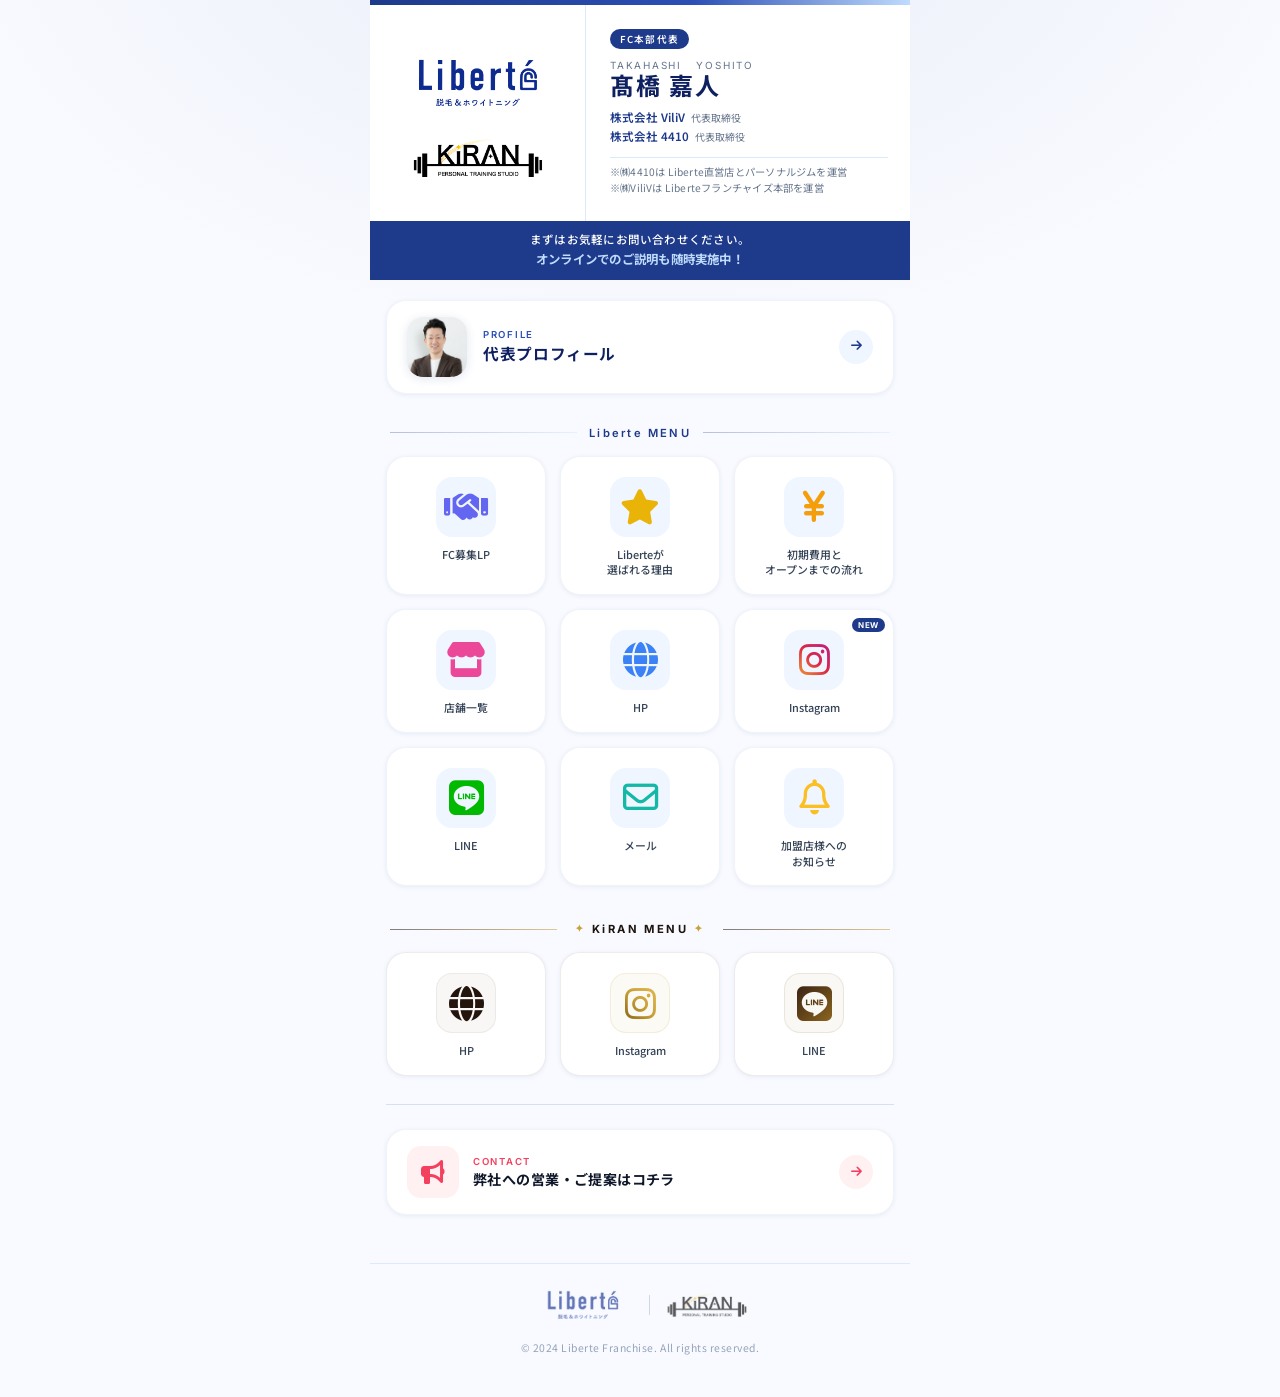
<file: index.html>
<!DOCTYPE html>
<html lang="ja">
<head>
  <meta charset="UTF-8" />
  <meta name="viewport" content="width=device-width, initial-scale=1.0" />
  <meta name="description" content="Liberte フランチャイズ FC本部代表 髙橋嘉人 プロフィールサイト。セルフ脱毛・セルフホワイトニングのフランチャイズ本部。" />
  <title>Liberte FC | 髙橋嘉人 代表プロフィール</title>
  <!-- FontAwesome for icons -->
  <link rel="stylesheet" href="https://cdnjs.cloudflare.com/ajax/libs/font-awesome/6.4.0/css/all.min.css" />
  <link rel="stylesheet" href="style.css" />
</head>
<body>

  <!-- ===== HERO SECTION ===== -->
  <header class="hero" id="hero">

    <!-- Profile card: photo + info -->
    <div class="hero-profile" id="hero-profile">

      <!-- Logo (replacing photo position) -->
      <div class="hero-photo-wrap hero-logo-wrap" id="photo-wrap">
        <div class="hero-logo-item">
          <img src="images/logo.png" alt="Liberte ロゴ" class="hero-logo-liberte" />
        </div>
        <div class="hero-logo-item">
          <img src="images/kiran-logo.png" alt="KiRAN ロゴ" class="hero-logo-kiran" />
        </div>
      </div>

      <!-- Info panel -->
      <div class="hero-info" id="hero-info">
        <span class="hero-title-badge">FC本部代表</span>

        <div>
          <p class="hero-name-en">Takahashi &nbsp; Yoshito</p>
          <h1 class="hero-name-ja">髙橋 嘉人</h1>
        </div>

        <div class="hero-companies">
          <div class="hero-company-item">
            <span class="company-name">株式会社 ViliV</span>
            <span class="company-role">代表取締役</span>
          </div>
          <div class="hero-company-item">
            <span class="company-name">株式会社 4410</span>
            <span class="company-role">代表取締役</span>
          </div>
        </div>

        <p class="hero-company-note">
          ※㈱4410は Liberte直営店とパーソナルジムを運営<br>
          ※㈱ViliVは Liberteフランチャイズ本部を運営
        </p>
      </div>

    </div><!-- /.hero-profile -->

    <!-- CTA Banner -->
    <div class="hero-cta-banner" id="cta-banner">
      まずはお気軽にお問い合わせください。
      <strong>オンラインでのご説明も随時実施中！</strong>
    </div>

  </header>

  <!-- ===== PROFILE BANNER (Above Menu) ===== -->
  <div class="profile-banner-wrap">
    <a href="profile.html" class="menu-card profile-banner-card" id="card-profile" aria-label="代表プロフィール">
      <div class="card-icon-wrap card-photo-wrap profile-banner-photo">
        <img src="images/president.jpg" alt="髙橋 嘉人" class="card-face-img" />
      </div>
      <div class="profile-banner-text">
        <span class="profile-banner-sub">PROFILE</span>
        <span class="profile-banner-title">代表プロフィール</span>
      </div>
      <span class="banner-arrow-badge" aria-hidden="true">
        <i class="fa-solid fa-arrow-right"></i>
      </span>
    </a>
  </div>

  <!-- Section separator: Liberte MENU -->
  <div class="section-title" id="menu-title" aria-hidden="true">
    <div class="section-title-line"></div>
    <span class="section-title-text">Liberte MENU</span>
    <div class="section-title-line"></div>
  </div>

  <!-- ===== MENU GRID ===== -->
  <main class="menu-section" id="menu-section">
    <nav class="menu-grid" aria-label="メインメニュー">

      <!-- 1: FC募集LP -->
      <a href="https://liberte.hirameki7.site/" target="_blank" rel="noopener noreferrer" class="menu-card" id="card-member-lp" aria-label="FC募集LP">
        <div class="card-icon-wrap">
          <i class="fa-solid fa-handshake flat-icon icon-handshake"></i>
        </div>
        <span class="card-label">FC募集LP</span>
      </a>

      <!-- 2: Liberteが選ばれる理由 -->
      <a href="reasons.html" class="menu-card" id="card-reason" aria-label="Liberteが選ばれる理由">
        <div class="card-icon-wrap">
          <i class="fa-solid fa-star flat-icon icon-star"></i>
        </div>
        <span class="card-label">Liberteが<br>選ばれる理由</span>
      </a>

      <!-- 3: 初期費用とオープンまでの流れ -->
      <a href="cost-flow.html" class="menu-card" id="card-first-store" aria-label="初期費用とオープンまでの流れ">
        <div class="card-icon-wrap">
          <i class="fa-solid fa-yen-sign flat-icon icon-yen"></i>
        </div>
        <span class="card-label">初期費用と<br>オープンまでの流れ</span>
      </a>

      <!-- 4: 店舗一覧 -->
      <a href="shops.html" class="menu-card" id="card-open-store" aria-label="店舗一覧">
        <div class="card-icon-wrap">
          <i class="fa-solid fa-store flat-icon icon-store"></i>
        </div>
        <span class="card-label">店舗一覧</span>
      </a>

      <!-- 5: HP -->
      <a href="https://liberte-salon.net/" target="_blank" rel="noopener noreferrer" class="menu-card" id="card-hp" aria-label="HP（ホームページ）">
        <div class="card-icon-wrap">
          <i class="fa-solid fa-globe flat-icon icon-hp"></i>
        </div>
        <span class="card-label">HP</span>
      </a>

      <!-- 6: Instagram -->
      <a href="https://www.instagram.com/sln_liberte/" target="_blank" rel="noopener noreferrer" class="menu-card" id="card-instagram" aria-label="Instagram">
        <span class="badge-new">NEW</span>
        <div class="card-icon-wrap">
          <i class="fa-brands fa-instagram flat-icon icon-instagram"></i>
        </div>
        <span class="card-label">Instagram</span>
      </a>

      <!-- 7: LINE -->
      <a href="https://line.me/ti/p/~sln_lbrt" target="_blank" rel="noopener noreferrer" class="menu-card" id="card-line" aria-label="LINE">
        <div class="card-icon-wrap">
          <i class="fa-brands fa-line flat-icon icon-line"></i>
        </div>
        <span class="card-label">LINE</span>
      </a>

      <!-- 8: メール -->
      <a href="mailto:info@4410-corp.jp" class="menu-card" id="card-mail" aria-label="メール">
        <div class="card-icon-wrap">
          <i class="fa-regular fa-envelope flat-icon icon-mail"></i>
        </div>
        <span class="card-label">メール</span>
      </a>

      <!-- 9: 加盟店様へのお知らせ -->
      <a href="news.html" class="menu-card" id="card-contact-owner" aria-label="加盟店様へのお知らせ">
        <div class="card-icon-wrap">
          <i class="fa-regular fa-bell flat-icon icon-bell"></i>
        </div>
        <span class="card-label">加盟店様への<br>お知らせ</span>
      </a>

    </nav>

    <!-- Section separator: KiRAN MENU -->
    <div class="section-title section-title--kiran" id="kiran-menu-title" aria-hidden="true">
      <div class="section-title-line"></div>
      <span class="section-title-text">KiRAN MENU</span>
      <div class="section-title-line"></div>
    </div>

    <!-- ===== KiRAN MENU GRID ===== -->
    <nav class="menu-grid kiran-grid" aria-label="KiRAN メニュー">

      <!-- 1: KiRAN HP -->
      <a href="https://kiran-bodymake.jp/" target="_blank" rel="noopener noreferrer" class="menu-card kiran-card kiran-card--hp" id="card-kiran-hp" aria-label="KiRAN HP（ホームページ）">
        <div class="card-icon-wrap">
          <i class="fa-solid fa-globe flat-icon icon-kiran-hp"></i>
        </div>
        <span class="card-label">HP</span>
      </a>

      <!-- 2: KiRAN Instagram -->
      <a href="https://www.instagram.com/pts_kiran/" target="_blank" rel="noopener noreferrer" class="menu-card kiran-card kiran-card--insta" id="card-kiran-instagram" aria-label="KiRAN Instagram">
        <div class="card-icon-wrap">
          <i class="fa-brands fa-instagram flat-icon icon-kiran-instagram"></i>
        </div>
        <span class="card-label">Instagram</span>
      </a>

      <!-- 3: KiRAN LINE -->
      <a href="https://lin.ee/DVevk8Wc" target="_blank" rel="noopener noreferrer" class="menu-card kiran-card kiran-card--line" id="card-kiran-line" aria-label="KiRAN LINE">
        <div class="card-icon-wrap">
          <i class="fa-brands fa-line flat-icon icon-kiran-line"></i>
        </div>
        <span class="card-label">LINE</span>
      </a>

    </nav>

    <!-- ===== SALES / PROPOSAL BANNER (Below KiRAN Menu) ===== -->
    <div class="sales-banner-wrap">
      <a href="contact.html" class="menu-card sales-banner-card" id="card-sales-general" aria-label="弊社への営業・ご提案はコチラ">
        <div class="card-icon-wrap sales-banner-icon">
          <i class="fa-solid fa-bullhorn flat-icon icon-sales"></i>
        </div>
        <div class="sales-banner-text">
          <span class="sales-banner-sub">CONTACT</span>
          <span class="sales-banner-title">弊社への営業・ご提案はコチラ</span>
        </div>
        <span class="banner-arrow-badge banner-arrow-badge--sales" aria-hidden="true">
          <i class="fa-solid fa-arrow-right"></i>
        </span>
      </a>
    </div>
  </main>

  <!-- ===== FOOTER ===== -->
  <footer id="footer">
    <div class="footer-logos">
      <img src="images/logo.png" alt="Liberte" class="footer-logo footer-logo--liberte" />
      <span class="footer-logo-divider" aria-hidden="true"></span>
      <img src="images/kiran-logo.png" alt="KiRAN" class="footer-logo footer-logo--kiran" />
    </div>
    <p class="footer-text">
      © 2024 Liberte Franchise. All rights reserved.
    </p>
  </footer>

  <!-- ===== PASSWORD MODAL ===== -->
  <div class="modal-overlay" id="password-modal">
    <div class="modal-content">
      <h3 class="modal-title">パスワード入力</h3>
      <p class="modal-text">加盟店専用ページです。<br>パスワードを入力してください。</p>
      <input type="password" id="modal-password-input" class="modal-input" placeholder="パスワード" />
      <p id="modal-error-msg" class="modal-error"></p>
      <div class="modal-actions">
        <button id="modal-cancel-btn" class="modal-btn btn-cancel">キャンセル</button>
        <button id="modal-submit-btn" class="modal-btn btn-submit">確認</button>
      </div>
    </div>
  </div>

  <script src="script.js"></script>
</body>
</html>
</file>
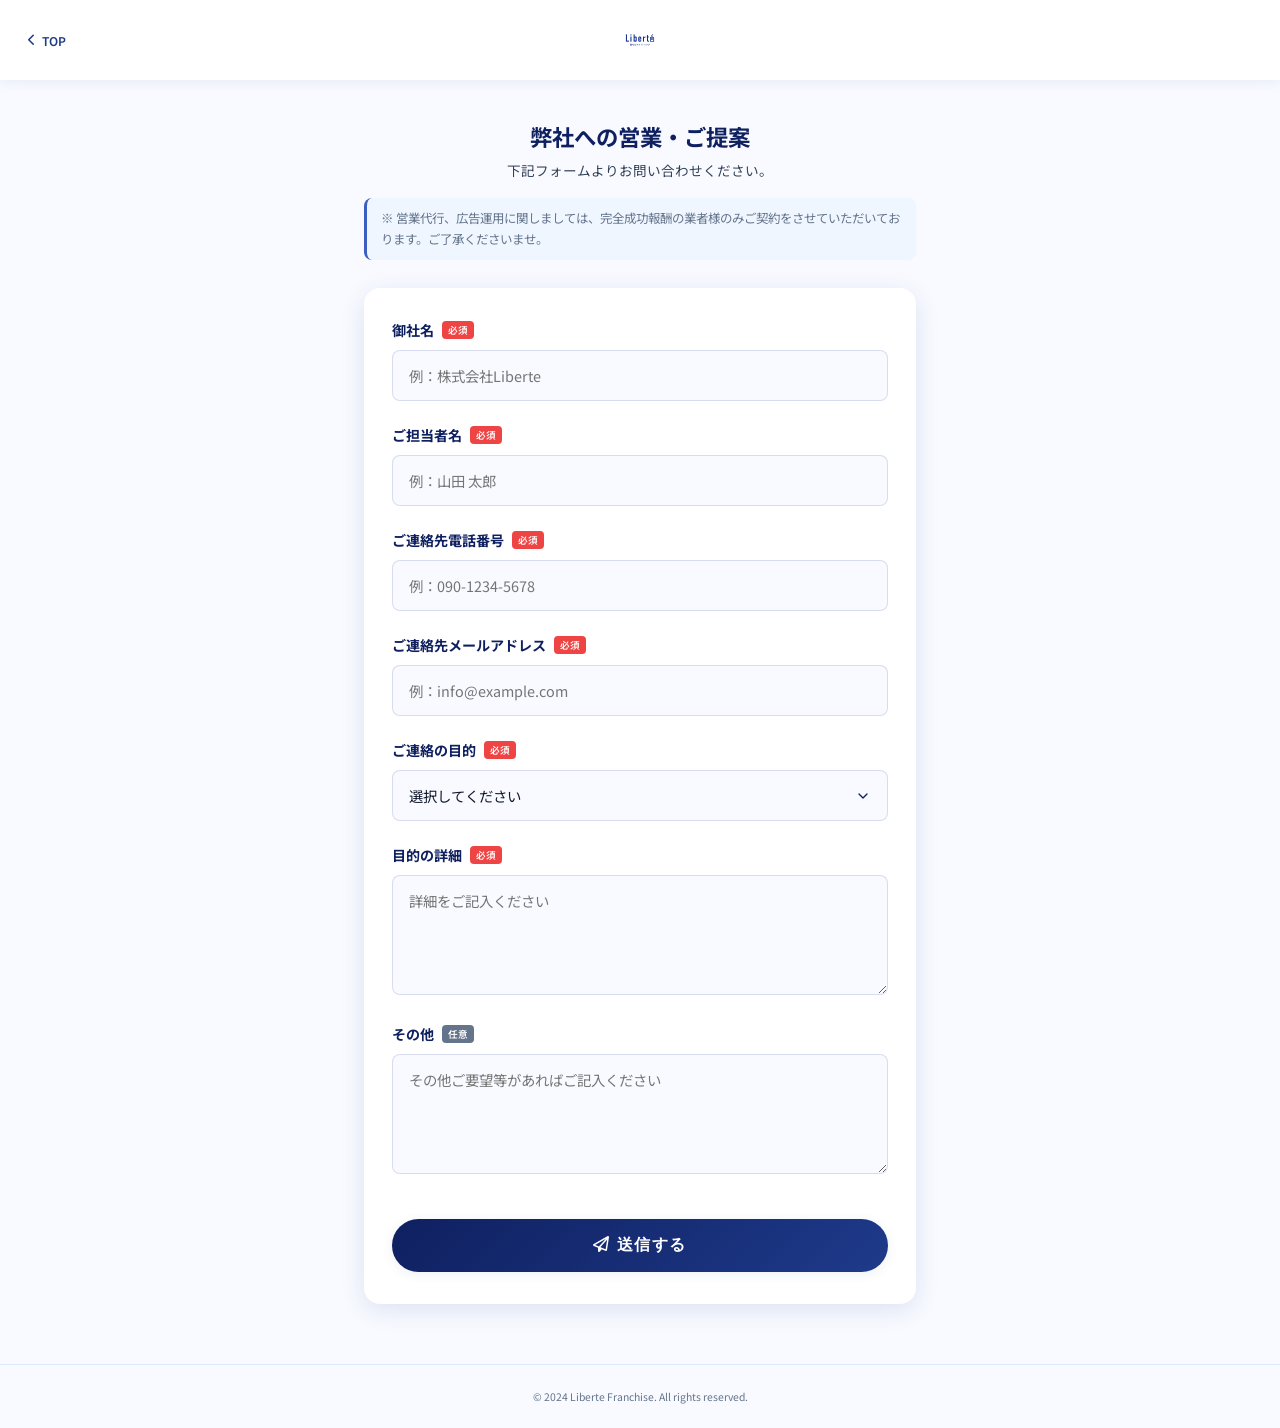
<file: contact.html>
<!DOCTYPE html>
<html lang="ja">
<head>
  <meta charset="UTF-8" />
  <meta name="viewport" content="width=device-width, initial-scale=1.0" />
  <meta name="description" content="Liberte 営業・ご提案・お問い合わせフォーム" />
  <title>お問い合わせ | Liberte FC</title>
  <link rel="stylesheet" href="https://cdnjs.cloudflare.com/ajax/libs/font-awesome/6.4.0/css/all.min.css" />
  <link rel="stylesheet" href="contact.css" />
</head>
<body>

  <!-- Header -->
  <header class="contact-header">
    <a href="index.html" class="back-btn">
      <i class="fa-solid fa-chevron-left"></i> TOP
    </a>
    <img src="images/logo.png" alt="Liberte ロゴ" class="header-logo" />
  </header>

  <!-- Main -->
  <main class="contact-container">
    <h1 class="page-title">弊社への営業・ご提案</h1>
    <p class="page-desc">
      下記フォームよりお問い合わせください。
    </p>

    <p class="contact-notice">
      ※ 営業代行、広告運用に関しましては、完全成功報酬の業者様のみご契約をさせていただいております。ご了承くださいませ。
    </p>

    <!-- Form -->
    <form class="contact-form" id="contactForm">
      
      <!-- 御社名 -->
      <div class="form-group">
        <label class="form-label" for="company">
          御社名 <span class="required-badge">必須</span>
        </label>
        <input type="text" id="company" name="御社名" class="form-input" placeholder="例：株式会社Liberte" required />
      </div>

      <!-- ご担当者名 -->
      <div class="form-group">
        <label class="form-label" for="name">
          ご担当者名 <span class="required-badge">必須</span>
        </label>
        <input type="text" id="name" name="ご担当者名" class="form-input" placeholder="例：山田 太郎" required />
      </div>

      <!-- 電話番号 -->
      <div class="form-group">
        <label class="form-label" for="phone">
          ご連絡先電話番号 <span class="required-badge">必須</span>
        </label>
        <input type="tel" id="phone" name="ご連絡先電話番号" class="form-input" placeholder="例：090-1234-5678" required />
      </div>

      <!-- メールアドレス -->
      <div class="form-group">
        <label class="form-label" for="email">
          ご連絡先メールアドレス <span class="required-badge">必須</span>
        </label>
        <input type="email" id="email" name="ご連絡先メールアドレス" class="form-input" placeholder="例：info@example.com" required />
      </div>

      <!-- ご連絡の目的 -->
      <div class="form-group">
        <label class="form-label" for="purpose">
          ご連絡の目的 <span class="required-badge">必須</span>
        </label>
        <select id="purpose" name="ご連絡の目的" class="form-select" required>
          <option value="" disabled selected>選択してください</option>
          <option value="営業">営業</option>
          <option value="提案">ご提案</option>
          <option value="問い合わせ">お問い合わせ</option>
          <option value="その他">その他</option>
        </select>
      </div>

      <!-- 目的の詳細 -->
      <div class="form-group">
        <label class="form-label" for="details">
          目的の詳細 <span class="required-badge">必須</span>
        </label>
        <textarea id="details" name="目的の詳細" class="form-textarea" placeholder="詳細をご記入ください" required></textarea>
      </div>

      <!-- その他 -->
      <div class="form-group">
        <label class="form-label" for="other">
          その他 <span class="optional-badge">任意</span>
        </label>
        <textarea id="other" name="その他" class="form-textarea" placeholder="その他ご要望等があればご記入ください"></textarea>
      </div>

      <!-- Submit Button -->
      <button type="submit" class="submit-btn">
        <i class="fa-regular fa-paper-plane"></i> 送信する
      </button>

    </form>
  </main>

  <!-- Footer -->
  <footer class="contact-footer">
    <p class="footer-text">© 2024 Liberte Franchise. All rights reserved.</p>
  </footer>

  <script>
    document.getElementById('contactForm').addEventListener('submit', async function(e) {
      e.preventDefault(); // デフォルトのフォーム送信をキャンセル
      
      const form = e.target;
      const btn = form.querySelector('.submit-btn');
      const originalBtnHtml = btn.innerHTML;

      // ボタンをローディング状態にする
      btn.innerHTML = '<i class="fa-solid fa-spinner fa-spin"></i> 送信中...';
      btn.disabled = true;
      btn.style.opacity = '0.7';

      // =========================================================
      // 👇 ここに外部フォームサービス（Formspreeなど）のURLを設定します 👇
      // 例: const endpoint = 'https://formspree.io/f/xxxxxxxx';
      // =========================================================
      const endpoint = 'https://formspree.io/f/xbdqpqkk';
      
      const formData = new FormData(form);

      try {
        if (!endpoint) {
          alert('【開発者からのメッセージ】\n裏側で直接メールを送信するには、Formspreeなどの外部フォームサービスのエンドポイントURLの設定が必要です。\n（ブラウザの仕様上、HTML単体での直接メール送信はできません）');
          btn.innerHTML = originalBtnHtml;
          btn.disabled = false;
          btn.style.opacity = '1';
          return;
        }

        const response = await fetch(endpoint, {
          method: 'POST',
          body: formData,
          headers: {
            'Accept': 'application/json'
          }
        });

        if (response.ok) {
          alert('お問い合わせを送信しました！\n（実際はここに「送信完了画面」を出すなどのアレンジも可能です）');
          form.reset(); // フォームを空にする
        } else {
          alert('送信に失敗しました。時間をおいて再度お試しください。');
        }
      } catch (error) {
        alert('エラーが発生しました。通信環境をご確認ください。');
      } finally {
        // ボタンを元の状態に戻す
        btn.innerHTML = originalBtnHtml;
        btn.disabled = false;
        btn.style.opacity = '1';
      }
    });
  </script>
</body>
</html>
</file>
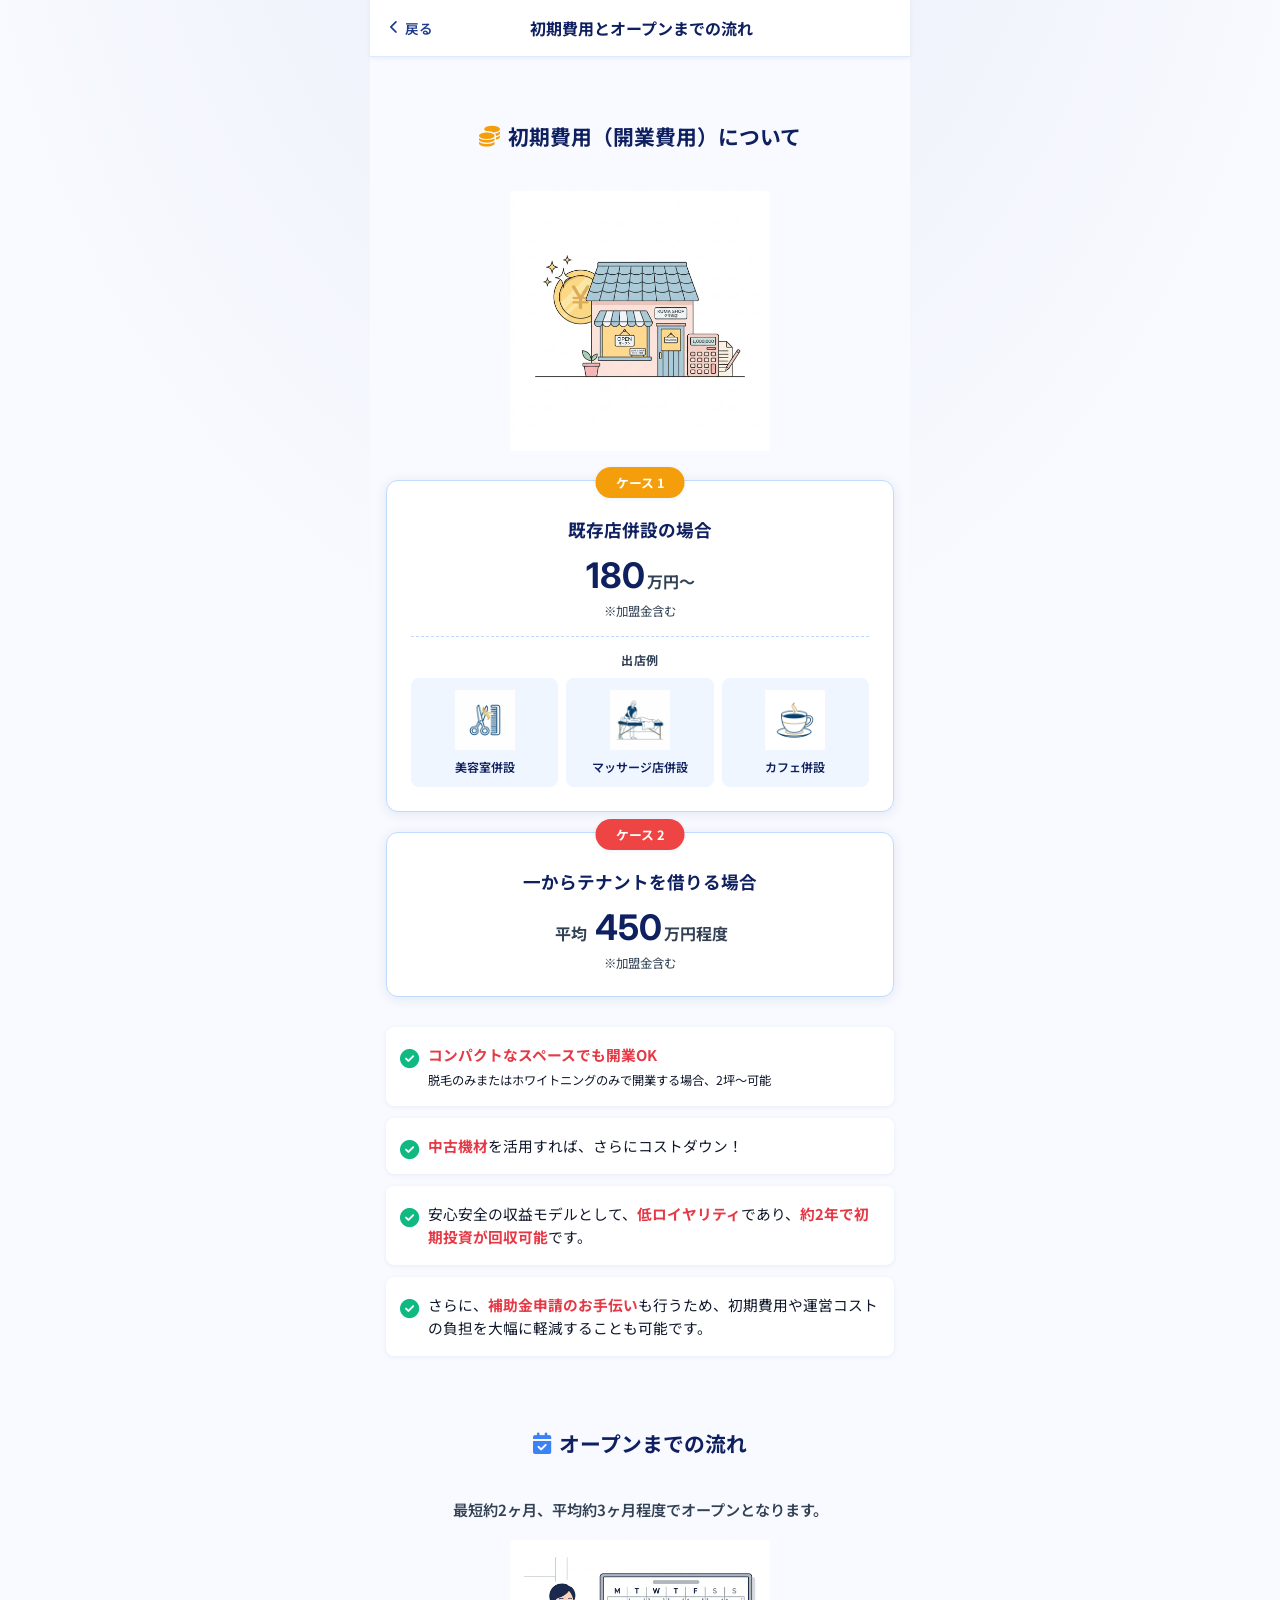
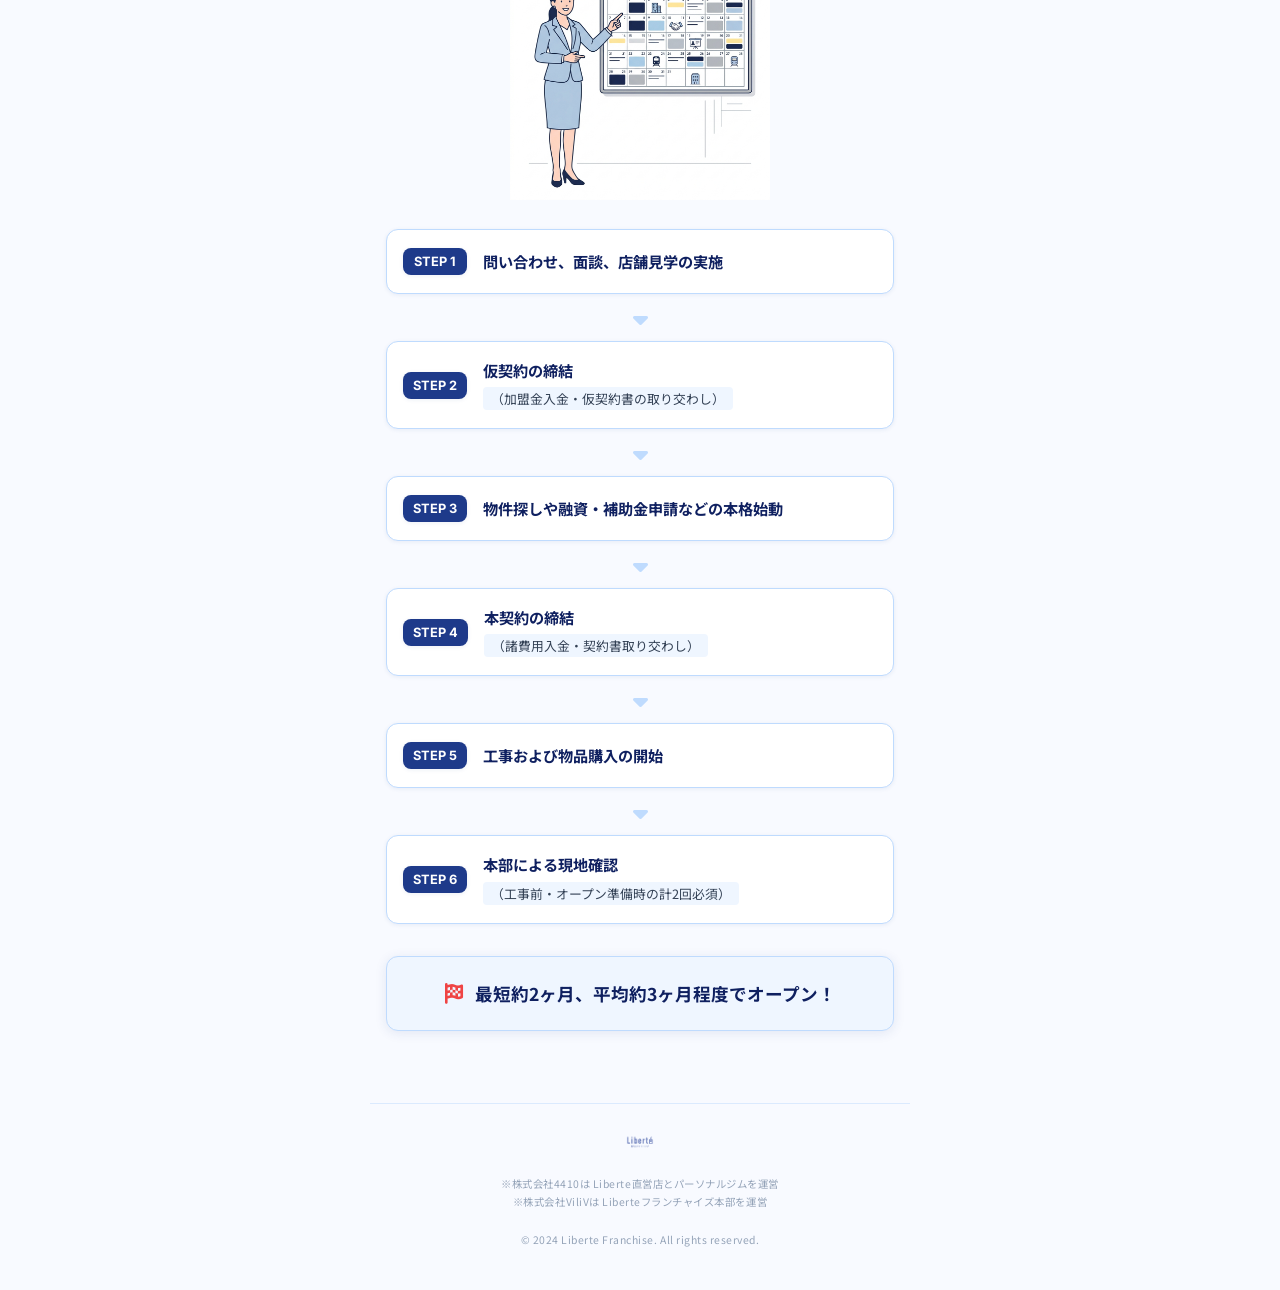
<file: cost-flow.html>
<!DOCTYPE html>
<html lang="ja">
<head>
  <meta charset="UTF-8" />
  <meta name="viewport" content="width=device-width, initial-scale=1.0" />
  <title>初期費用とオープンまでの流れ</title>
  <link rel="stylesheet" href="https://cdnjs.cloudflare.com/ajax/libs/font-awesome/6.4.0/css/all.min.css" />
  <link rel="stylesheet" href="style.css" />
  <link rel="stylesheet" href="cost-flow.css" />
</head>
<body>

  <!-- Header / Navigation -->
  <header class="page-header">
    <a href="index.html" class="back-btn"><i class="fa-solid fa-chevron-left"></i> 戻る</a>
    <h1 class="page-title">初期費用とオープンまでの流れ</h1>
  </header>

  <main class="cost-flow-container">
    
    <!-- Initial Costs Section -->
    <section class="cost-section">
      <h2 class="section-title"><i class="fa-solid fa-coins"></i> 初期費用（開業費用）について</h2>
      <div class="illust-wrap">
        <img src="images/illust_cost.png" alt="初期費用のイメージ" class="illust-img" />
      </div>
      
      <div class="cost-cases">
        <div class="cost-case-card">
          <div class="case-badge case-badge-1">ケース 1</div>
          <h3 class="case-title">既存店併設の場合</h3>
          <div class="case-price">180<small>万円〜</small></div>
          <p class="case-note">※加盟金含む</p>
          <div class="case-examples">
            <p class="case-examples-label">出店例</p>
            <div class="case-examples-grid">
              <div class="case-example-item">
                <img src="images/illust_salon.png" alt="美容室" class="case-example-img">
                <span>美容室併設</span>
              </div>
              <div class="case-example-item">
                <img src="images/illust_massage.png" alt="マッサージ店" class="case-example-img">
                <span>マッサージ店併設</span>
              </div>
              <div class="case-example-item">
                <img src="images/illust_cafe.png" alt="カフェ" class="case-example-img">
                <span>カフェ併設</span>
              </div>
            </div>
          </div>
        </div>
        <div class="cost-case-card">
          <div class="case-badge case-badge-2">ケース 2</div>
          <h3 class="case-title">一からテナントを借りる場合</h3>
          <div class="case-price"><small>平均</small> 450<small>万円程度</small></div>
          <p class="case-note">※加盟金含む</p>
        </div>
      </div>

      <ul class="cost-points-list">
        <li><strong>コンパクトなスペースでも開業OK</strong><br><small>脱毛のみまたはホワイトニングのみで開業する場合、2坪〜可能</small></li>
        <li><strong>中古機材</strong>を活用すれば、さらにコストダウン！</li>
        <li>安心安全の収益モデルとして、<strong>低ロイヤリティ</strong>であり、<strong>約2年で初期投資が回収可能</strong>です。</li>
        <li>さらに、<strong>補助金申請のお手伝い</strong>も行うため、初期費用や運営コストの負担を大幅に軽減することも可能です。</li>
      </ul>
    </section>

    <!-- Opening Flow Section -->
    <section class="flow-section">
      <h2 class="section-title"><i class="fa-solid fa-calendar-check"></i> オープンまでの流れ</h2>
      <p class="flow-lead"><span class="nowrap-span">最短約2ヶ月、</span><br class="br-sp"><span class="nowrap-span">平均約3ヶ月程度でオープンとなります。</span></p>
      
      <div class="illust-wrap">
        <img src="images/illust_flow.png" alt="オープンまでの流れのイメージ" class="illust-img" />
      </div>
      
      <div class="flow-steps">
        <div class="step-item">
          <div class="step-num">STEP 1</div>
          <div class="step-content">
            <h4 class="step-title">問い合わせ、面談、店舗見学の実施</h4>
          </div>
        </div>
        
        <div class="step-arrow"><i class="fa-solid fa-caret-down"></i></div>
        
        <div class="step-item">
          <div class="step-num">STEP 2</div>
          <div class="step-content">
            <h4 class="step-title">仮契約の締結</h4>
            <p class="step-desc">（加盟金入金・仮契約書の取り交わし）</p>
          </div>
        </div>
        
        <div class="step-arrow"><i class="fa-solid fa-caret-down"></i></div>
        
        <div class="step-item">
          <div class="step-num">STEP 3</div>
          <div class="step-content">
            <h4 class="step-title">物件探しや融資・補助金申請などの本格始動</h4>
          </div>
        </div>
        
        <div class="step-arrow"><i class="fa-solid fa-caret-down"></i></div>
        
        <div class="step-item">
          <div class="step-num">STEP 4</div>
          <div class="step-content">
            <h4 class="step-title">本契約の締結</h4>
            <p class="step-desc">（諸費用入金・契約書取り交わし）</p>
          </div>
        </div>
        
        <div class="step-arrow"><i class="fa-solid fa-caret-down"></i></div>
        
        <div class="step-item">
          <div class="step-num">STEP 5</div>
          <div class="step-content">
            <h4 class="step-title">工事および物品購入の開始</h4>
          </div>
        </div>
        
        <div class="step-arrow"><i class="fa-solid fa-caret-down"></i></div>
        
        <div class="step-item">
          <div class="step-num">STEP 6</div>
          <div class="step-content">
            <h4 class="step-title">本部による現地確認</h4>
            <p class="step-desc">（工事前・オープン準備時の計2回必須）</p>
          </div>
        </div>
      </div>
      
      <div class="flow-summary">
        <i class="fa-solid fa-flag-checkered"></i> <span class="nowrap-span">最短約2ヶ月、</span><br class="br-sp"><span class="nowrap-span">平均約3ヶ月程度でオープン！</span>
      </div>
    </section>

  </main>

  <!-- Footer -->
  <footer id="footer">
    <img src="images/logo.png" alt="Liberte" class="footer-logo" />
    <p class="footer-text">
      ※株式会社4410は Liberte直営店とパーソナルジムを運営<br>
      ※株式会社ViliVは Liberteフランチャイズ本部を運営<br><br>
      © 2024 Liberte Franchise. All rights reserved.
    </p>
  </footer>

</body>
</html>
</file>
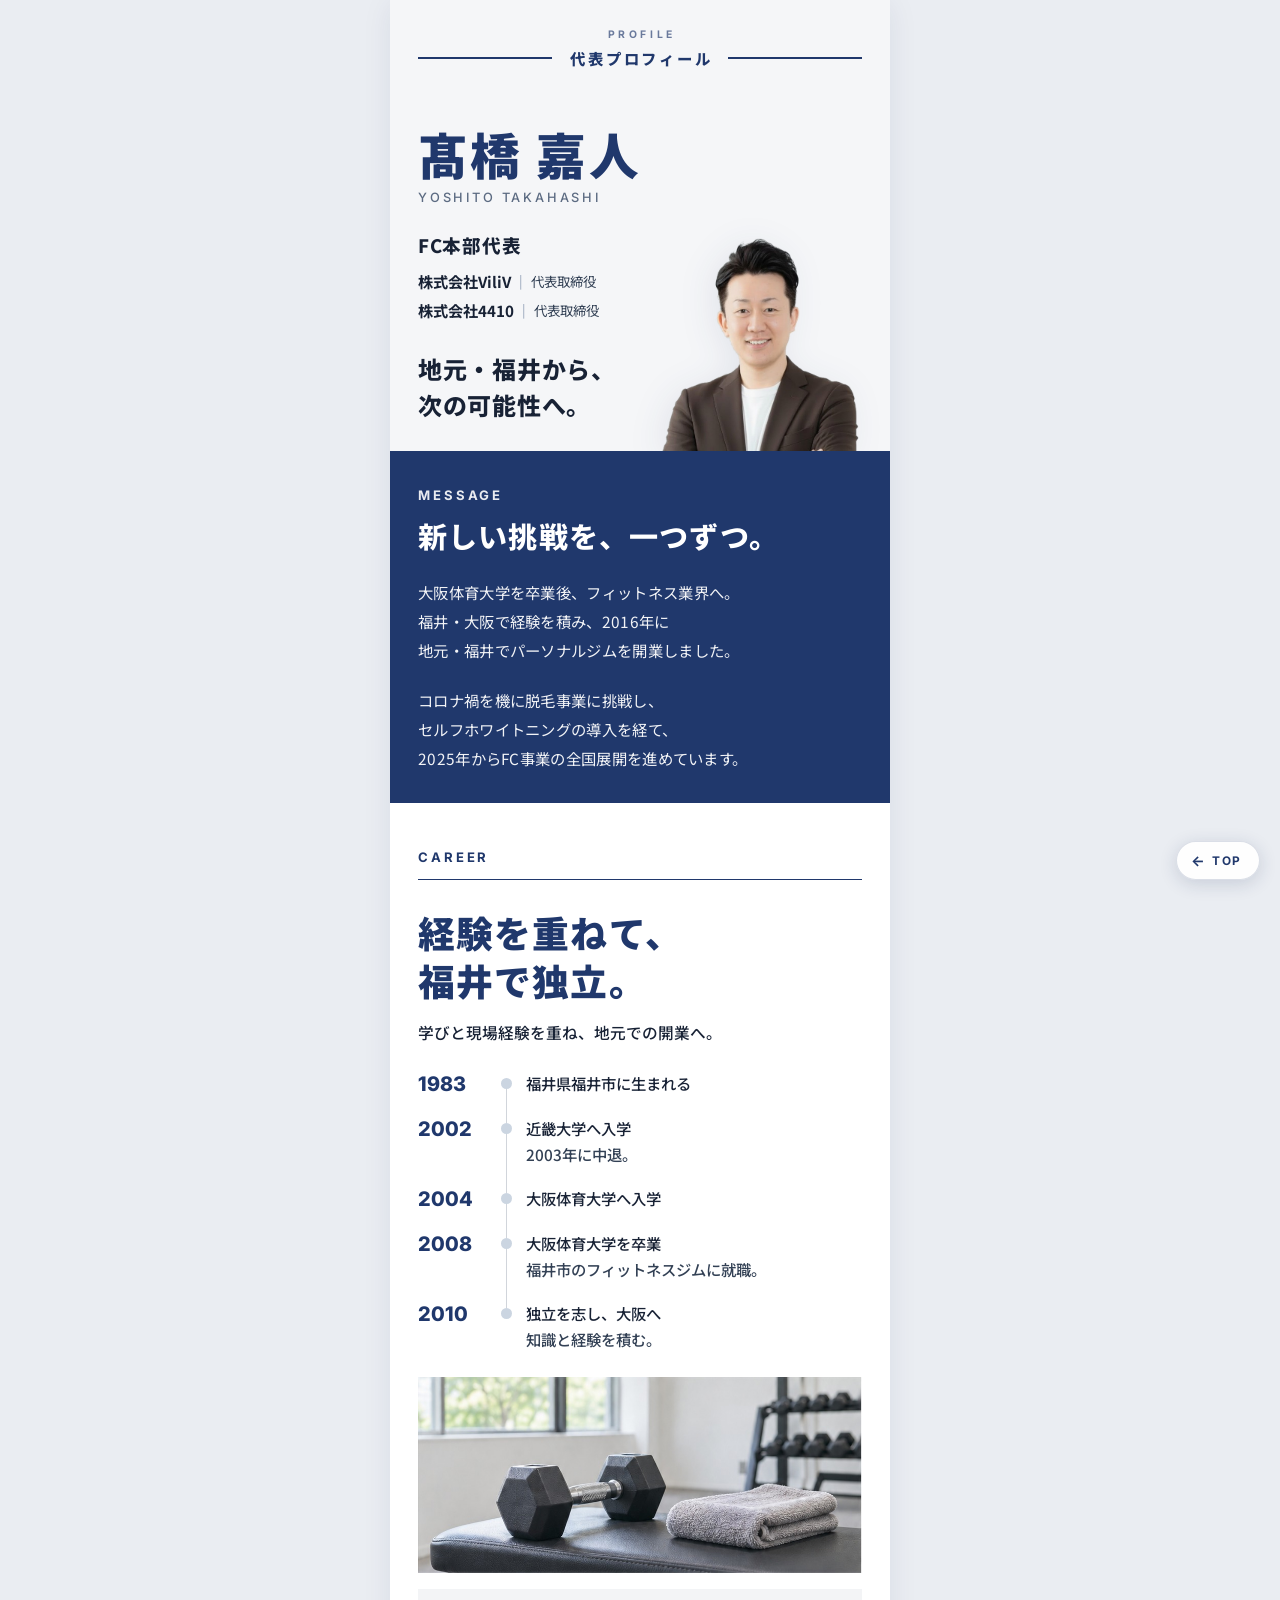
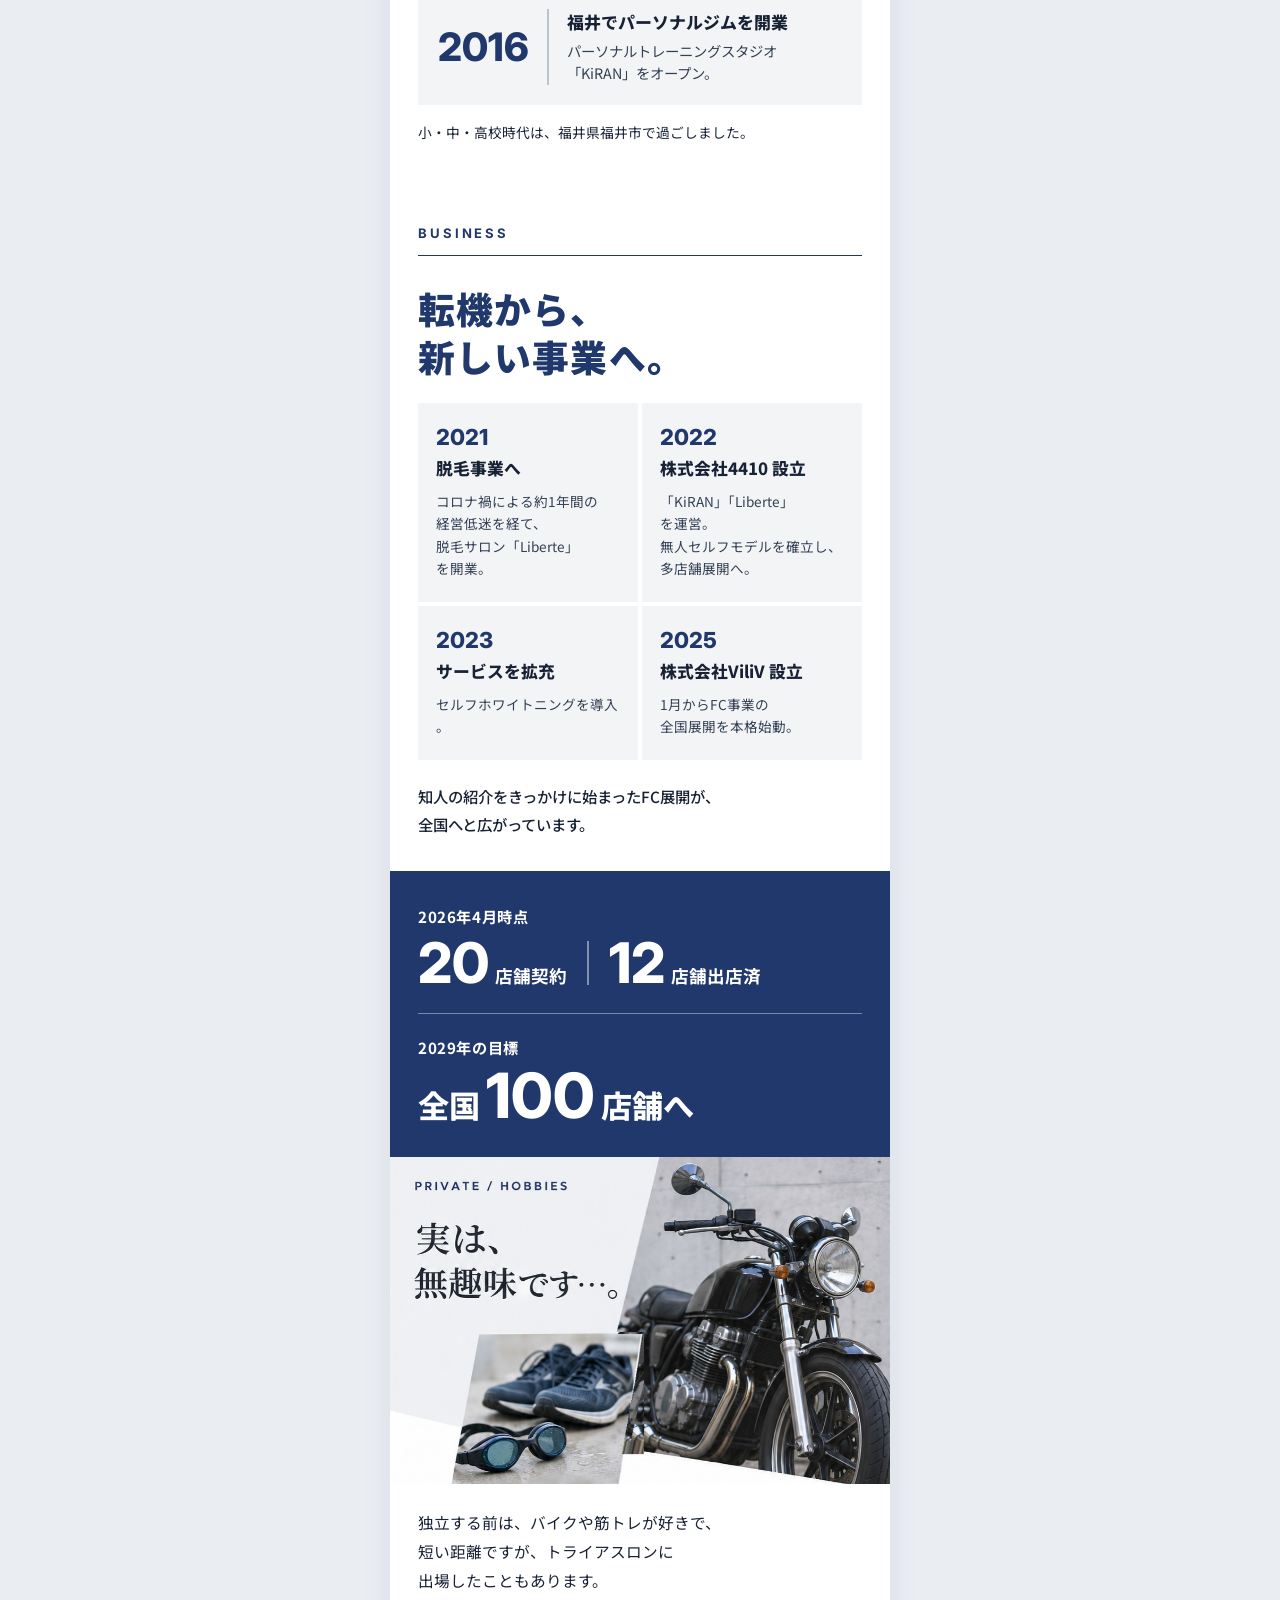
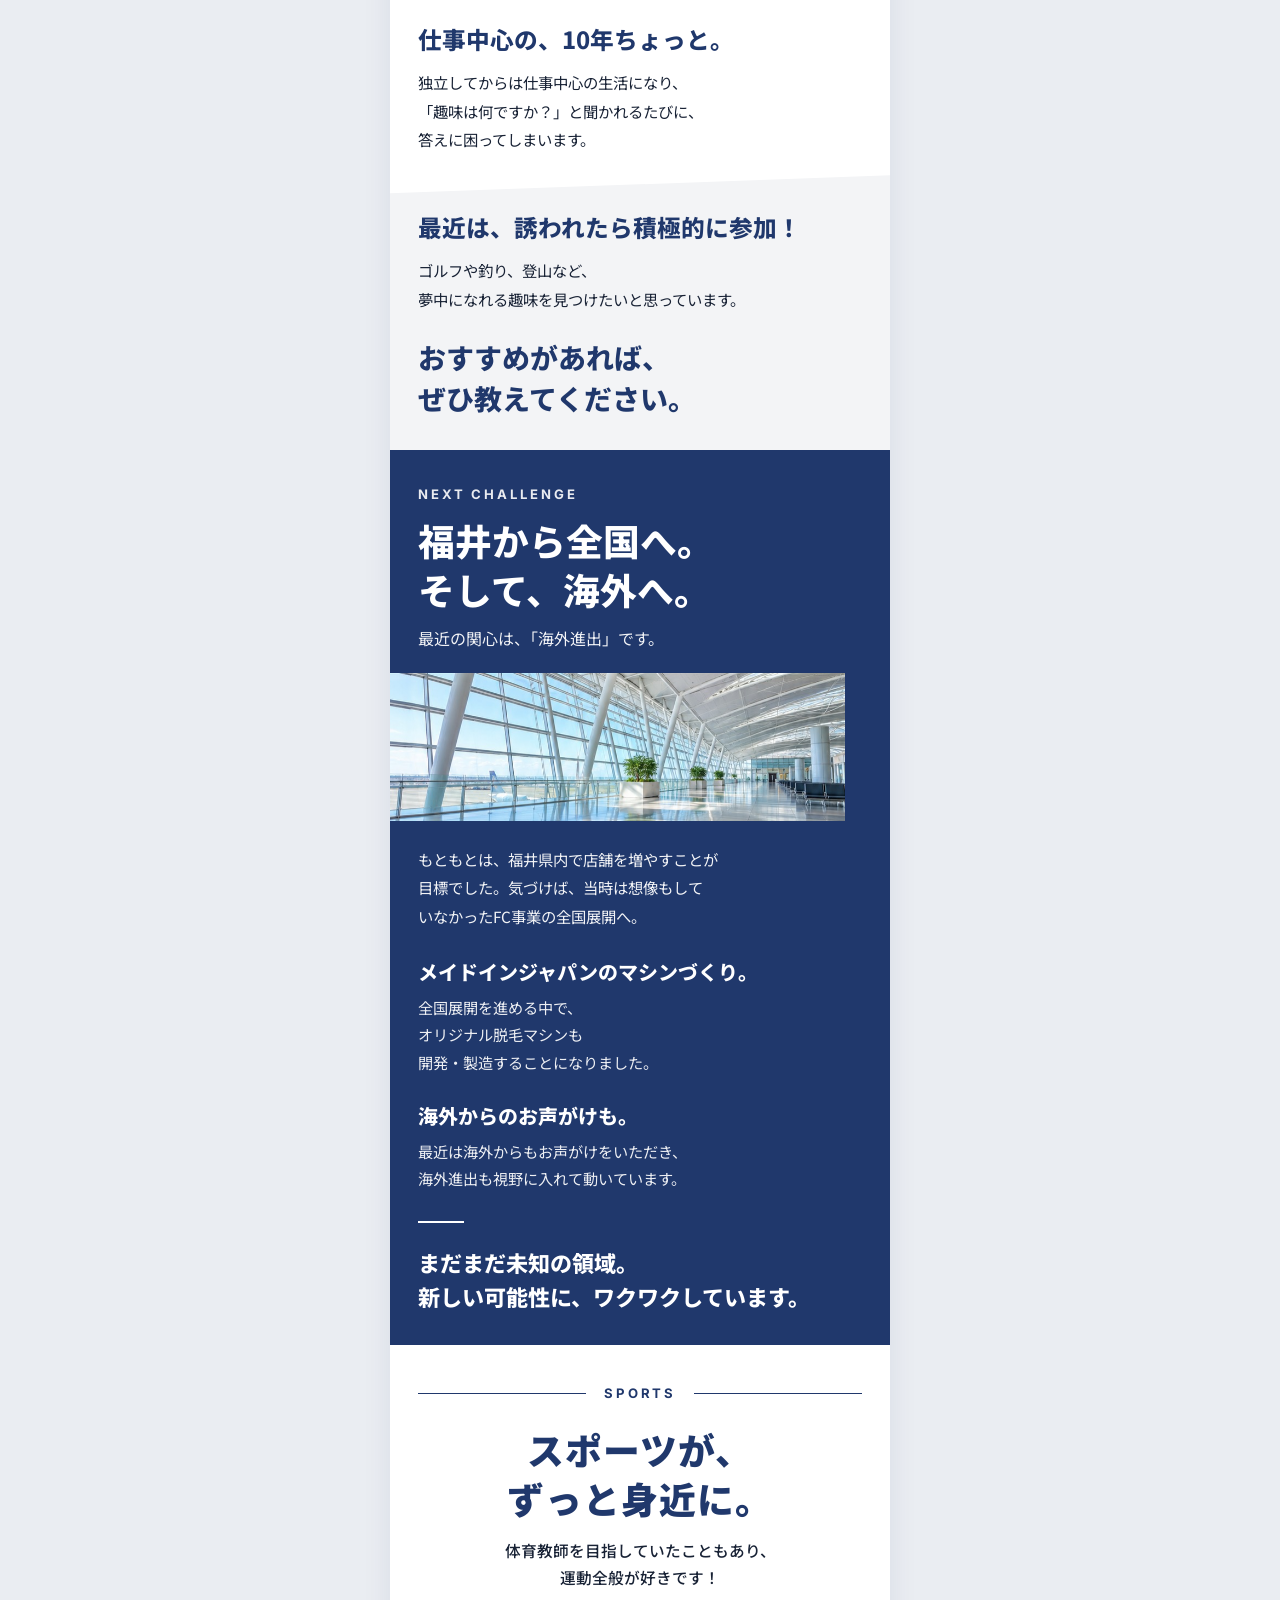
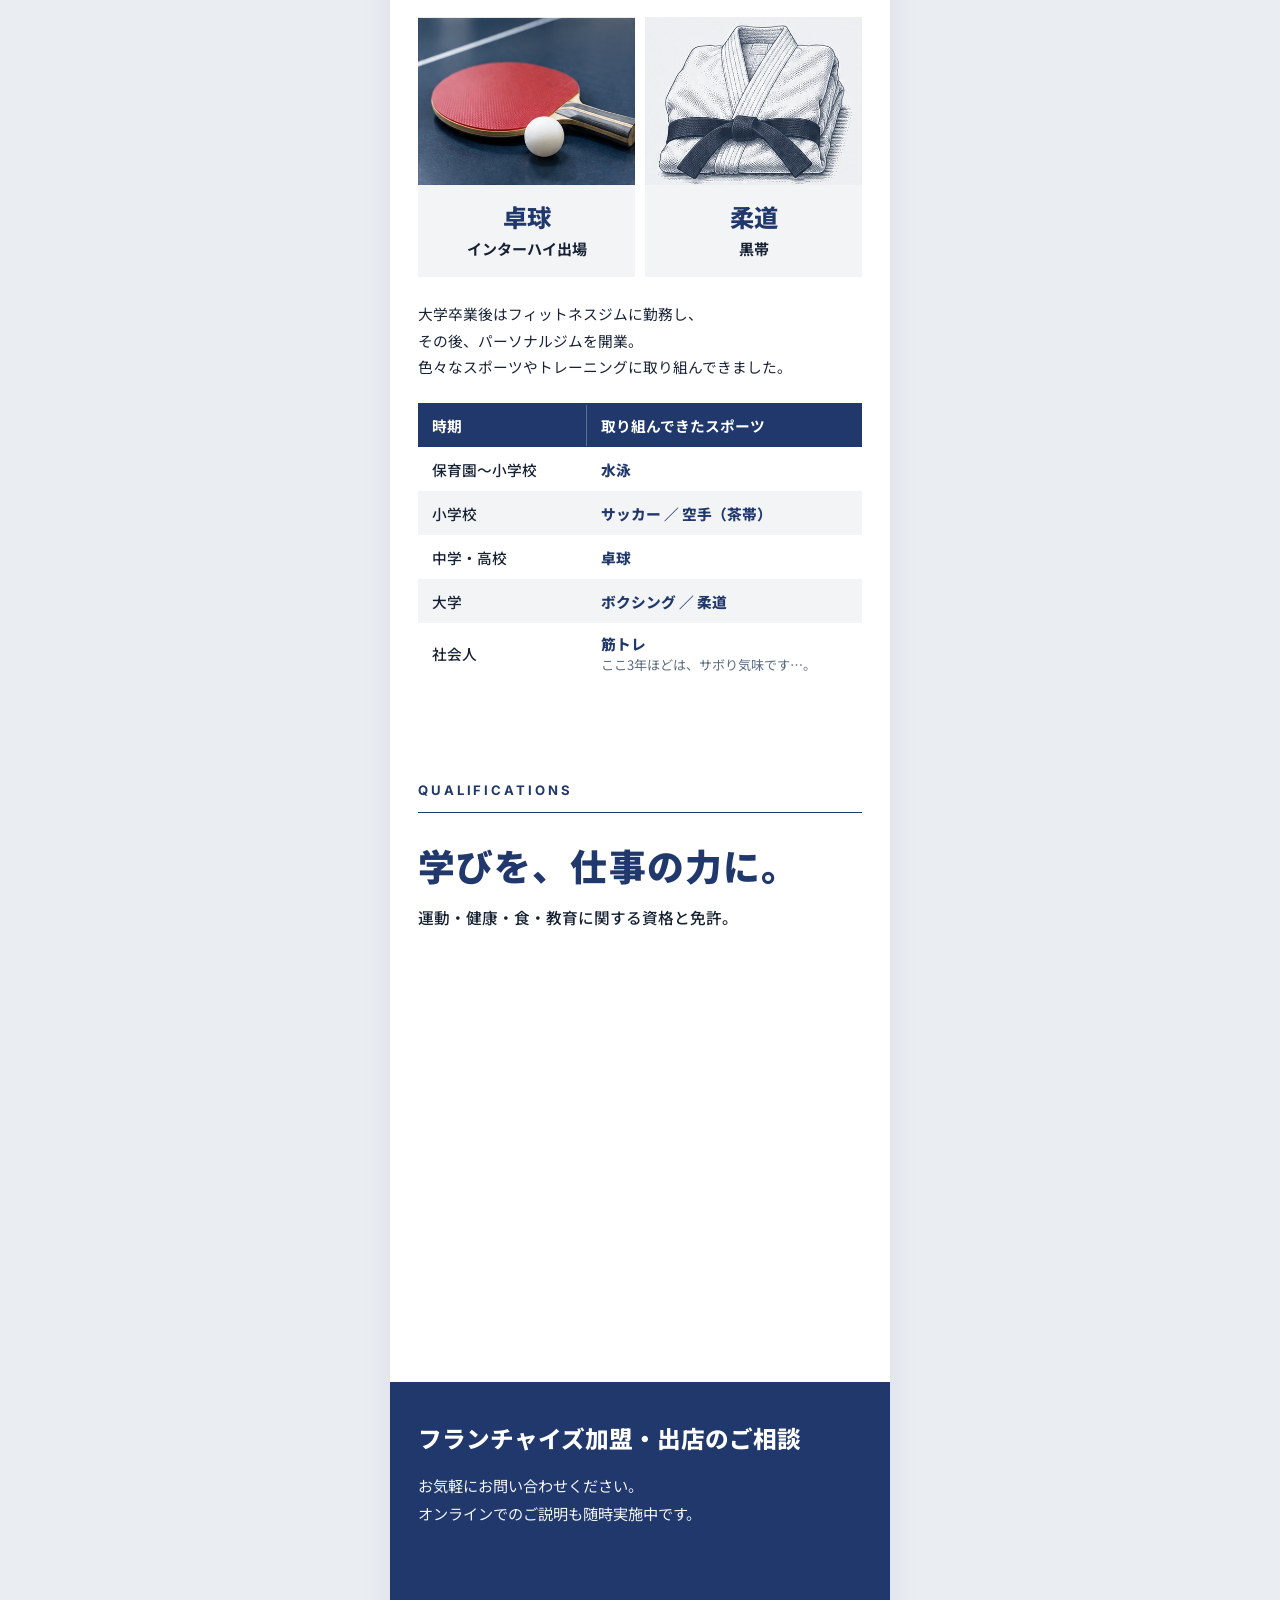
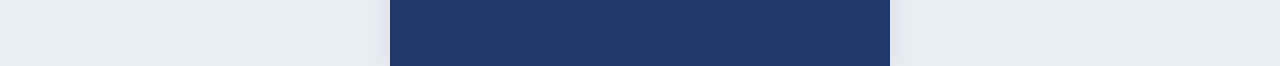
<file: profile.html>
<!DOCTYPE html>
<html lang="ja">

<head>
  <meta charset="UTF-8" />
  <meta name="viewport" content="width=device-width, initial-scale=1.0" />
  <meta name="description" content="Liberte フランチャイズ FC本部代表 髙橋嘉人のプロフィールページ。株式会社ViliV・株式会社4410 代表取締役。" />
  <title>髙橋 嘉人 | 代表プロフィール | Liberte FC</title>
  <link rel="preconnect" href="https://fonts.googleapis.com" />
  <link rel="preconnect" href="https://fonts.gstatic.com" crossorigin />
  <link
    href="https://fonts.googleapis.com/css2?family=Noto+Sans+JP:wght@400;500;700;900&family=Noto+Serif+JP:wght@500;700&family=Inter:wght@400;500;600;700;800&display=swap"
    rel="stylesheet" />
  <link rel="stylesheet" href="profile.css" />
</head>

<body>

  <!-- ===== FLOATING BACK BUTTON ===== -->
  <a href="index.html" class="back-btn" id="back-btn" aria-label="トップページへ戻る">
    <span class="back-arrow">←</span>
    <span>TOP</span>
  </a>

  <main class="profile-container">

    <!-- ==========================================
         01 / 07 : HERO & MESSAGE
         ========================================== -->
    <section class="slide slide--01" id="section-hero">
      <div class="hero-top-area">
        <!-- Top Brand Header -->
        <header class="hero-brand-bar">
          <span class="brand-page-en">PROFILE</span>
          <div class="brand-page-title-row">
            <span class="brand-title-line"></span>
            <span class="brand-page-title">代表プロフィール</span>
            <span class="brand-title-line"></span>
          </div>
        </header>

        <!-- Hero Main Content -->
        <div class="hero-main">
          <div class="hero-text-col">
            <h1 class="hero-name-ja">髙橋 嘉人</h1>
            <p class="hero-name-en">YOSHITO TAKAHASHI</p>

            <p class="hero-role-lead">FC本部代表</p>

            <div class="hero-company-list">
              <div class="hero-company-row">
                <span class="hc-name">株式会社ViliV</span>
                <span class="hc-sep">|</span>
                <span class="hc-role">代表取締役</span>
              </div>
              <div class="hero-company-row">
                <span class="hc-name">株式会社4410</span>
                <span class="hc-sep">|</span>
                <span class="hc-role">代表取締役</span>
              </div>
            </div>

            <p class="hero-catch">
              地元・福井から、<br />
              次の可能性へ。
            </p>
          </div>

          <div class="hero-photo-col">
            <img src="images/president-cutout.png" alt="髙橋 嘉人 代表取締役" class="hero-president-img" />
          </div>
        </div>
      </div>

      <!-- Dark Navy Message Box -->
      <div class="hero-message-area">
        <p class="en-label en-label--light">MESSAGE</p>
        <h2 class="message-heading">新しい挑戦を、一つずつ。</h2>
        <div class="message-body">
          <p>
            大阪体育大学を卒業後、フィットネス業界へ。<br />
            福井・大阪で経験を積み、2016年に<br />
            地元・福井でパーソナルジムを開業しました。
          </p>
          <p>
            コロナ禍を機に脱毛事業に挑戦し、<br />
            セルフホワイトニングの導入を経て、<br />
            2025年からFC事業の全国展開を進めています。
          </p>
        </div>
      </div>
    </section>

    <!-- ==========================================
         02 / 07 : CAREER
         ========================================== -->
    <section class="slide slide--02 reveal" id="section-career">
      <div class="slide-inner">
        <div class="section-header-line">
          <span class="en-label">CAREER</span>
        </div>

        <h2 class="slide-title">
          経験を重ねて、<br />
          福井で独立。
        </h2>
        <p class="slide-lead">学びと現場経験を重ね、地元での開業へ。</p>

        <!-- Vertical Timeline -->
        <div class="career-timeline">
          <div class="career-item">
            <div class="career-year">1983</div>
            <div class="career-dot"></div>
            <div class="career-desc">福井県福井市に生まれる</div>
          </div>

          <div class="career-item">
            <div class="career-year">2002</div>
            <div class="career-dot"></div>
            <div class="career-desc">
              近畿大学へ入学<br />
              <span>2003年に中退。</span>
            </div>
          </div>

          <div class="career-item">
            <div class="career-year">2004</div>
            <div class="career-dot"></div>
            <div class="career-desc">大阪体育大学へ入学</div>
          </div>

          <div class="career-item">
            <div class="career-year">2008</div>
            <div class="career-dot"></div>
            <div class="career-desc">
              大阪体育大学を卒業<br />
              <span>福井市のフィットネスジムに就職。</span>
            </div>
          </div>

          <div class="career-item">
            <div class="career-year">2010</div>
            <div class="career-dot"></div>
            <div class="career-desc">
              独立を志し、大阪へ<br />
              <span>知識と経験を積む。</span>
            </div>
          </div>
        </div>

        <!-- Gym Photo -->
        <div class="career-photo-wrap">
          <img src="images/profile-gym.jpg" alt="パーソナルジムのダンベルとベンチ" class="career-photo" loading="lazy" />
        </div>

        <!-- 2016 Highlight Box -->
        <div class="career-highlight-box">
          <div class="ch-year">2016</div>
          <div class="ch-divider"></div>
          <div class="ch-content">
            <h3 class="ch-title">福井でパーソナルジムを開業</h3>
            <p class="ch-text">
              パーソナルトレーニングスタジオ<br />
              「KiRAN」をオープン。
            </p>
          </div>
        </div>

        <p class="career-footnote">小・中・高校時代は、福井県福井市で過ごしました。</p>
      </div>
    </section>

    <!-- ==========================================
         03 / 07 : BUSINESS
         ========================================== -->
    <section class="slide slide--03 reveal" id="section-business">
      <div class="slide-inner slide-inner--top">
        <div class="section-header-line">
          <span class="en-label">BUSINESS</span>
        </div>

        <h2 class="slide-title">
          転機から、<br />
          新しい事業へ。
        </h2>

        <!-- 2x2 Business Grid -->
        <div class="biz-matrix">
          <div class="biz-cell">
            <div class="biz-year">2021</div>
            <h3 class="biz-cell-title">脱毛事業へ</h3>
            <p class="biz-cell-desc">
              コロナ禍による約1年間の<br />
              経営低迷を経て、<br />
              脱毛サロン「Liberte」を開業。
            </p>
          </div>

          <div class="biz-cell">
            <div class="biz-year">2022</div>
            <h3 class="biz-cell-title">株式会社4410 設立</h3>
            <p class="biz-cell-desc">
              「KiRAN」「Liberte」を運営。<br />
              無人セルフモデルを確立し、<br />
              多店舗展開へ。
            </p>
          </div>

          <div class="biz-cell">
            <div class="biz-year">2023</div>
            <h3 class="biz-cell-title">サービスを拡充</h3>
            <p class="biz-cell-desc">
              セルフホワイトニングを導入。
            </p>
          </div>

          <div class="biz-cell">
            <div class="biz-year">2025</div>
            <h3 class="biz-cell-title">株式会社ViliV 設立</h3>
            <p class="biz-cell-desc">
              1月からFC事業の<br />
              全国展開を本格始動。
            </p>
          </div>
        </div>

        <p class="biz-summary-text">
          知人の紹介をきっかけに始まったFC展開が、<br />
          全国へと広がっています。
        </p>
      </div>

      <!-- Dark Navy Numbers Banner -->
      <div class="biz-stats-banner">
        <p class="stats-sub">2026年4月時点</p>
        <div class="stats-row">
          <div class="stats-item">
            <span class="stats-num">20</span>
            <span class="stats-unit">店舗契約</span>
          </div>
          <div class="stats-divider"></div>
          <div class="stats-item">
            <span class="stats-num">12</span>
            <span class="stats-unit">店舗出店済</span>
          </div>
        </div>

        <hr class="stats-hr" />

        <p class="stats-sub">2029年の目標</p>
        <div class="stats-goal">
          <span class="goal-prefix">全国</span>
          <span class="goal-num">100</span>
          <span class="goal-suffix">店舗へ</span>
        </div>
      </div>
    </section>

    <!-- ==========================================
         04 / 07 : PRIVATE / HOBBIES
         ========================================== -->
    <section class="slide slide--04 reveal" id="section-private">
      <!-- Top Visual Collage (Left & Right Animated Layers) -->
      <div class="hobbies-hero-visual">
        <img src="images/profile-hobbies-right.png" alt="バイク" class="hobbies-hero-img hobbies-layer-right" />
        <img src="images/profile-hobbies-left.png" alt="PRIVATE / HOBBIES 実は、無趣味です…。 トライアスロン用品" class="hobbies-hero-img hobbies-layer-left" />
      </div>

      <!-- Middle White Content -->
      <div class="hobbies-mid-area">
        <p class="hobbies-lead-text">
          独立する前は、バイクや筋トレが好きで、<br />
          短い距離ですが、トライアスロンに<br />
          出場したこともあります。
        </p>

        <h3 class="hobbies-sub-title">仕事中心の、10年ちょっと。</h3>
        <p class="hobbies-body-text">
          独立してからは仕事中心の生活になり、<br />
          「趣味は何ですか？」と聞かれるたびに、<br />
          答えに困ってしまいます。
        </p>
      </div>

      <!-- Bottom Gray Area -->
      <div class="hobbies-bottom-area">
        <h3 class="hobbies-sub-title">最近は、誘われたら積極的に参加！</h3>
        <p class="hobbies-body-text">
          ゴルフや釣り、登山など、<br />
          夢中になれる趣味を見つけたいと思っています。
        </p>

        <p class="hobbies-closing-call">
          おすすめがあれば、<br />
          ぜひ教えてください。
        </p>
      </div>
    </section>

    <!-- ==========================================
         05 / 07 : NEXT CHALLENGE
         ========================================== -->
    <section class="slide slide--05 reveal" id="section-challenge">
      <div class="challenge-header">
        <p class="en-label en-label--light">NEXT CHALLENGE</p>
        <h2 class="challenge-title">
          福井から全国へ。<br />
          そして、海外へ。
        </h2>
        <p class="challenge-sub">最近の関心は、「海外進出」です。</p>
      </div>

      <div class="challenge-photo-wrap">
        <img src="images/profile-airport.jpg" alt="国際空港ロビー" class="challenge-photo" loading="lazy" />
      </div>

      <div class="challenge-body">
        <p class="challenge-intro">
          もともとは、福井県内で店舗を増やすことが<br />
          目標でした。気づけば、当時は想像もして<br />
          いなかったFC事業の全国展開へ。
        </p>

        <div class="challenge-topic">
          <h3 class="challenge-topic-title">メイドインジャパンのマシンづくり。</h3>
          <p class="challenge-topic-text">
            全国展開を進める中で、<br />
            オリジナル脱毛マシンも<br />
            開発・製造することになりました。
          </p>
        </div>

        <div class="challenge-topic">
          <h3 class="challenge-topic-title">海外からのお声がけも。</h3>
          <p class="challenge-topic-text">
            最近は海外からもお声がけをいただき、<br />
            海外進出も視野に入れて動いています。
          </p>
        </div>

        <div class="challenge-short-line"></div>

        <p class="challenge-closing">
          まだまだ未知の領域。<br />
          新しい可能性に、ワクワクしています。
        </p>
      </div>
    </section>

    <!-- ==========================================
         06 / 07 : SPORTS
         ========================================== -->
    <section class="slide slide--06 reveal" id="section-sports">
      <div class="slide-inner">
        <div class="section-header-center">
          <span class="center-line"></span>
          <span class="en-label">SPORTS</span>
          <span class="center-line"></span>
        </div>

        <h2 class="slide-title slide-title--center">
          スポーツが、<br />
          ずっと身近に。
        </h2>
        <p class="slide-lead slide-lead--center">
          体育教師を目指していたこともあり、<br />
          運動全般が好きです！
        </p>

        <!-- 2 Cards: Table Tennis & Judo -->
        <div class="sports-cards-grid">
          <div class="sport-card">
            <div class="sport-img-wrap">
              <img src="images/profile-tabletennis.jpg" alt="卓球ラケットとボール" class="sport-img" loading="lazy" />
            </div>
            <div class="sport-card-body">
              <h3 class="sport-name">卓球</h3>
              <p class="sport-achievement">インターハイ出場</p>
            </div>
          </div>

          <div class="sport-card">
            <div class="sport-img-wrap">
              <img src="images/profile-judo.jpg" alt="柔道着と黒帯" class="sport-img" loading="lazy" />
            </div>
            <div class="sport-card-body">
              <h3 class="sport-name">柔道</h3>
              <p class="sport-achievement">黒帯</p>
            </div>
          </div>
        </div>

        <p class="sports-mid-text">
          大学卒業後はフィットネスジムに勤務し、<br />
          その後、パーソナルジムを開業。<br />
          色々なスポーツやトレーニングに取り組んできました。
        </p>

        <!-- Sports History Table -->
        <div class="sports-table" role="table" aria-label="取り組んできたスポーツ">
          <div class="st-row st-header" role="row">
            <div class="st-cell st-period" role="columnheader">時期</div>
            <div class="st-cell st-activity" role="columnheader">取り組んできたスポーツ</div>
          </div>
          <div class="st-row" role="row">
            <div class="st-cell st-period" role="cell">保育園〜小学校</div>
            <div class="st-cell st-activity" role="cell">水泳</div>
          </div>
          <div class="st-row st-row--alt" role="row">
            <div class="st-cell st-period" role="cell">小学校</div>
            <div class="st-cell st-activity" role="cell">サッカー ／ 空手（茶帯）</div>
          </div>
          <div class="st-row" role="row">
            <div class="st-cell st-period" role="cell">中学・高校</div>
            <div class="st-cell st-activity" role="cell">卓球</div>
          </div>
          <div class="st-row st-row--alt" role="row">
            <div class="st-cell st-period" role="cell">大学</div>
            <div class="st-cell st-activity" role="cell">ボクシング ／ 柔道</div>
          </div>
          <div class="st-row" role="row">
            <div class="st-cell st-period" role="cell">社会人</div>
            <div class="st-cell st-activity" role="cell">
              筋トレ
              <span class="st-subtext">ここ3年ほどは、サボり気味です…。</span>
            </div>
          </div>
        </div>
      </div>
    </section>

    <!-- ==========================================
         07 / 07 : QUALIFICATIONS & CTA
         ========================================== -->
    <section class="slide slide--07 reveal" id="section-qualifications">
      <div class="slide-inner slide-inner--top">
        <div class="section-header-line">
          <span class="en-label">QUALIFICATIONS</span>
        </div>

        <h2 class="slide-title">学びを、仕事の力に。</h2>
        <p class="slide-lead">運動・健康・食・教育に関する資格と免許。</p>

        <!-- 2 Columns: Exercise/Training & Health/Food -->
        <div class="qual-grid">
          <div class="qual-box">
            <h3 class="qual-box-title">運動・トレーニング</h3>
            <ul class="qual-list">
              <li>健康運動指導士</li>
              <li>JCCAアドバンスト<br />トレーナー</li>
              <li>SAQインストラクター</li>
              <li>スポーツ心理士</li>
            </ul>
          </div>

          <div class="qual-box">
            <h3 class="qual-box-title">健康・食</h3>
            <ul class="qual-list">
              <li>健康管理士一般指導員</li>
              <li>健康管理能力検定1級</li>
              <li>調理師免許</li>
              <li>食育インストラクター</li>
              <li>青汁マイスター</li>
            </ul>
          </div>
        </div>

        <!-- Education Section -->
        <div class="qual-edu-block">
          <h3 class="qual-edu-title">教育</h3>
          <ul class="qual-list qual-list--edu">
            <li>中学・高校保健体育教員免許</li>
            <li>高校福祉教員免許</li>
          </ul>
        </div>
      </div>

      <!-- Bottom Navy CTA -->
      <div class="final-cta-area">
        <h2 class="final-cta-title">フランチャイズ加盟・出店のご相談</h2>
        <p class="final-cta-desc">
          お気軽にお問い合わせください。<br />
          オンラインでのご説明も随時実施中です。
        </p>

        <a href="index.html" class="final-cta-btn" id="cta-index-btn">
          <span>TOPに戻る</span>
          <span class="final-cta-arrow">→</span>
        </a>
      </div>
    </section>

  </main>

  <script src="profile.js"></script>
</body>

</html>
</file>
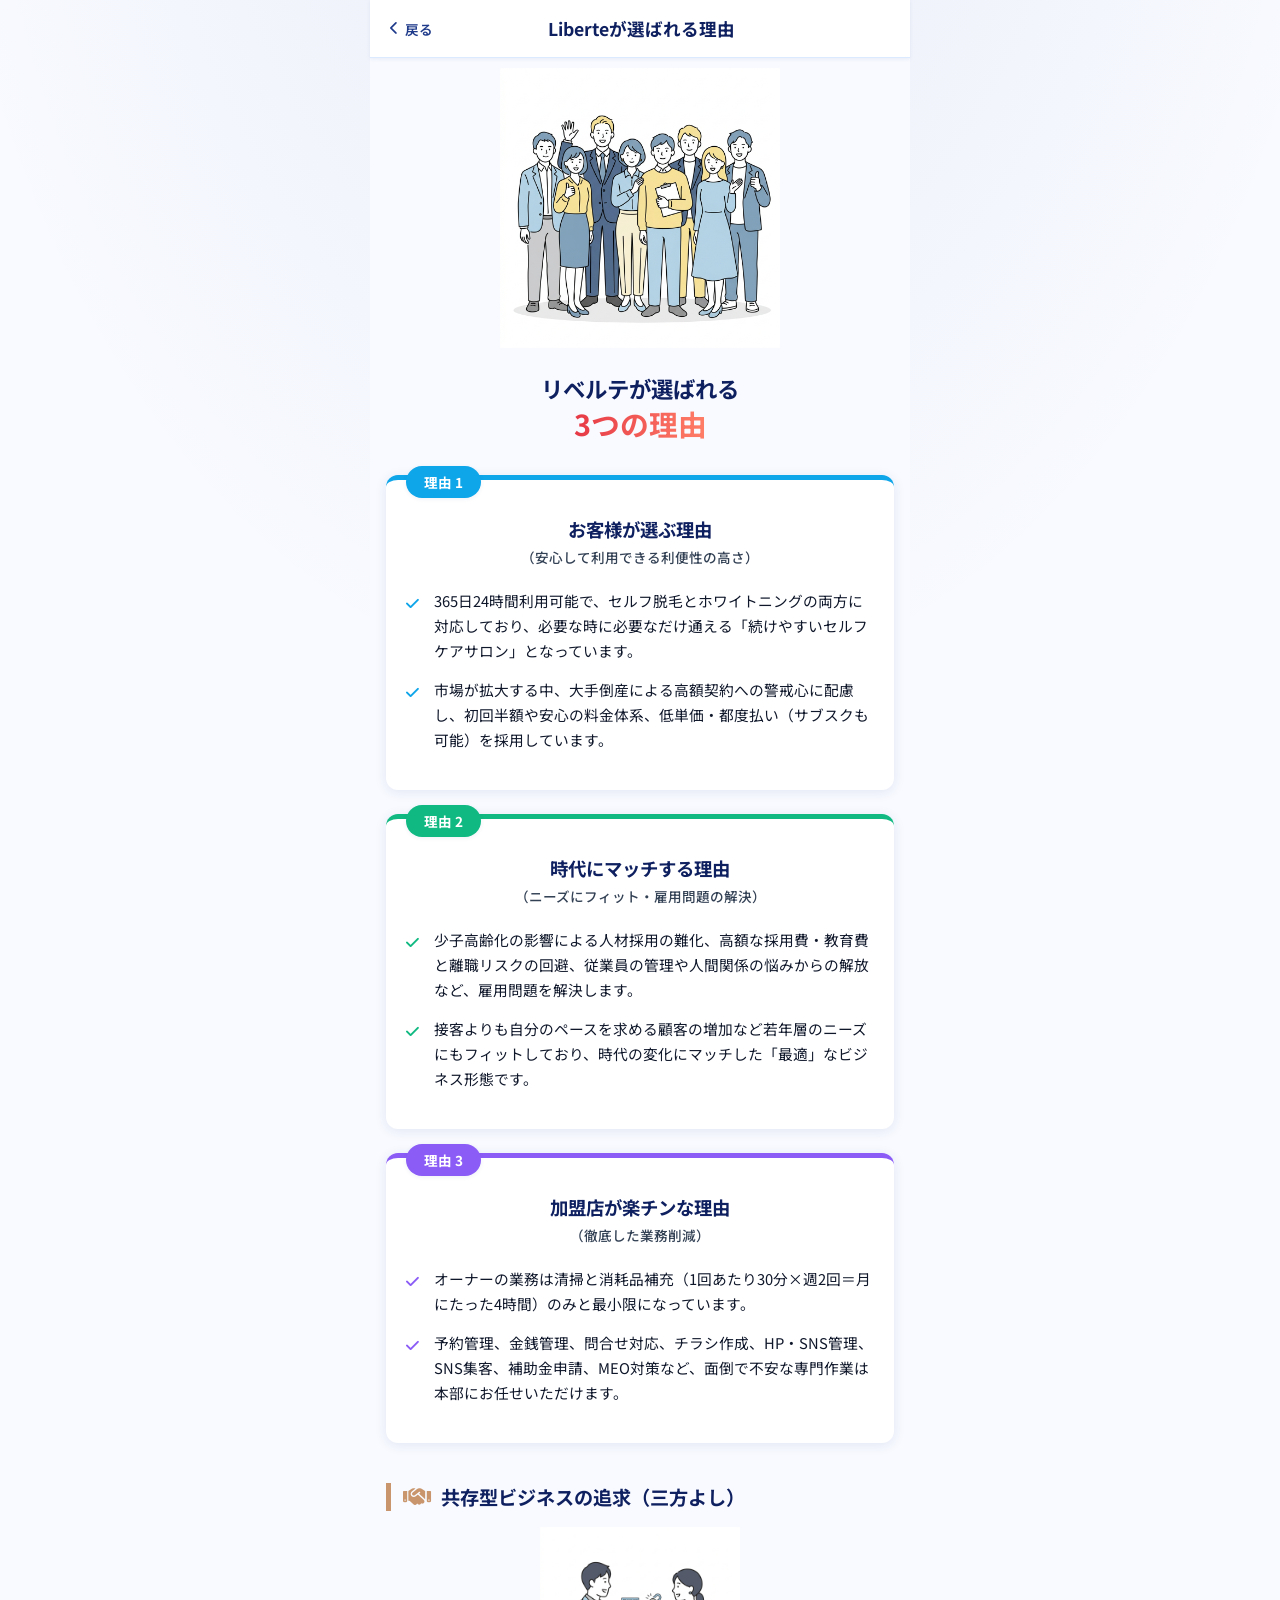
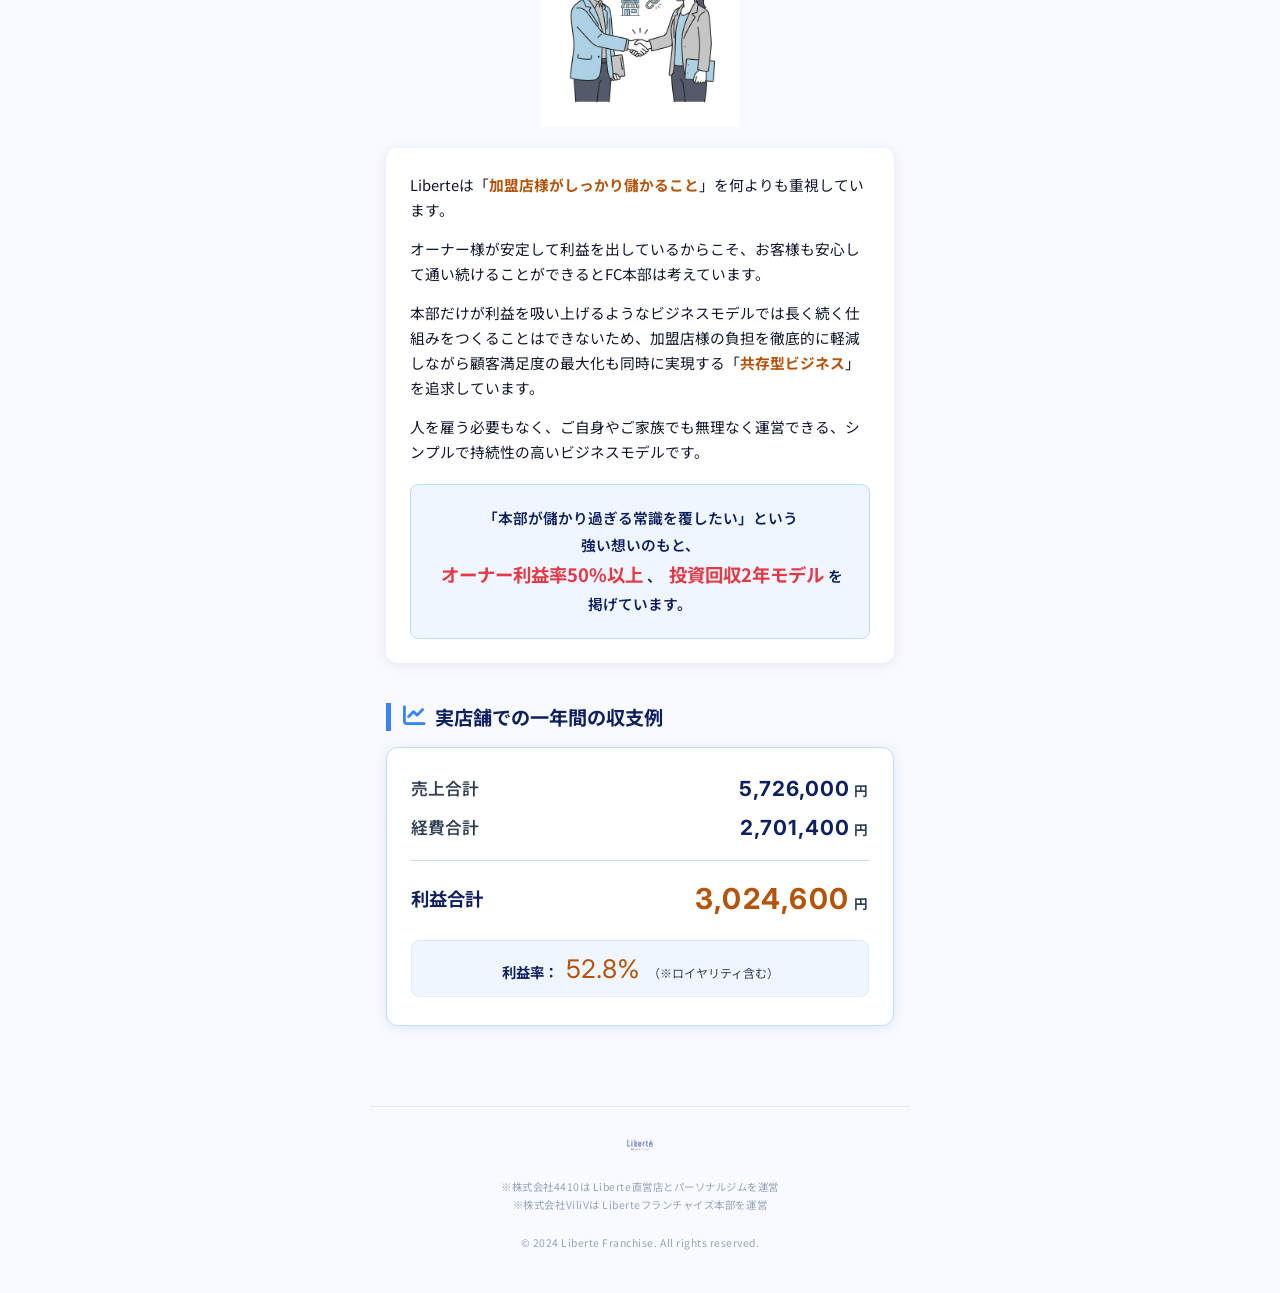
<file: reasons.html>
<!DOCTYPE html>
<html lang="ja">
<head>
  <meta charset="UTF-8" />
  <meta name="viewport" content="width=device-width, initial-scale=1.0" />
  <title>Liberteが選ばれる理由</title>
  <link rel="stylesheet" href="https://cdnjs.cloudflare.com/ajax/libs/font-awesome/6.4.0/css/all.min.css" />
  <link rel="stylesheet" href="style.css" />
  <link rel="stylesheet" href="reasons.css" />
</head>
<body>

  <!-- Header / Navigation -->
  <header class="page-header">
    <a href="index.html" class="back-btn"><i class="fa-solid fa-chevron-left"></i> 戻る</a>
    <h1 class="page-title">Liberteが選ばれる理由</h1>
  </header>

  <main class="reasons-container">
    <div class="illust-wrap">
      <img src="images/illust_team.png" alt="お客様・加盟店様の笑顔" class="illust-img" />
    </div>

    <!-- 3 Reasons -->
    <section class="reason-section">
      <h2 class="section-heading">リベルテが選ばれる<br><span class="highlight-text">3つの理由</span></h2>

      <div class="reason-card reason-1">
        <div class="reason-badge">理由 1</div>
        <h3 class="reason-title">お客様が選ぶ理由<br><span>（安心して利用できる利便性の高さ）</span></h3>
        <ul class="reason-list">
          <li>365日24時間利用可能で、セルフ脱毛とホワイトニングの両方に対応しており、必要な時に必要なだけ通える「続けやすいセルフケアサロン」となっています。</li>
          <li>市場が拡大する中、大手倒産による高額契約への警戒心に配慮し、初回半額や安心の料金体系、低単価・都度払い（サブスクも可能）を採用しています。</li>
        </ul>
      </div>

      <div class="reason-card reason-2">
        <div class="reason-badge">理由 2</div>
        <h3 class="reason-title">時代にマッチする理由<br><span>（ニーズにフィット・雇用問題の解決）</span></h3>
        <ul class="reason-list">
          <li>少子高齢化の影響による人材採用の難化、高額な採用費・教育費と離職リスクの回避、従業員の管理や人間関係の悩みからの解放など、雇用問題を解決します。</li>
          <li>接客よりも自分のペースを求める顧客の増加など若年層のニーズにもフィットしており、時代の変化にマッチした「最適」なビジネス形態です。</li>
        </ul>
      </div>

      <div class="reason-card reason-3">
        <div class="reason-badge">理由 3</div>
        <h3 class="reason-title">加盟店が楽チンな理由<br><span>（徹底した業務削減）</span></h3>
        <ul class="reason-list">
          <li>オーナーの業務は清掃と消耗品補充（1回あたり30分×週2回＝月にたった4時間）のみと最小限になっています。</li>
          <li>予約管理、金銭管理、問合せ対応、チラシ作成、HP・SNS管理、SNS集客、補助金申請、MEO対策など、面倒で不安な専門作業は本部にお任せいただけます。</li>
        </ul>
      </div>
    </section>

    <!-- Co-existence Business Model -->
    <section class="coexistence-section">
      <h3 class="coexistence-title"><i class="fa-solid fa-handshake"></i> 共存型ビジネスの追求（三方よし）</h3>
      <div class="illust-wrap-small">
        <img src="images/illust_handshake.png" alt="共存型ビジネス" class="illust-img-small" />
      </div>
      <div class="coexistence-content">
        <p>Liberteは「<strong class="text-gold">加盟店様がしっかり儲かること</strong>」を何よりも重視しています。</p>
        <p>オーナー様が安定して利益を出しているからこそ、お客様も安心して通い続けることができるとFC本部は考えています。</p>
        <p>本部だけが利益を吸い上げるようなビジネスモデルでは長く続く仕組みをつくることはできないため、加盟店様の負担を徹底的に軽減しながら顧客満足度の最大化も同時に実現する「<strong class="text-gold">共存型ビジネス</strong>」を追求しています。</p>
        <p>人を雇う必要もなく、ご自身やご家族でも無理なく運営できる、シンプルで持続性の高いビジネスモデルです。</p>
        <div class="highlight-box">
          <span class="nowrap-span">「本部が儲かり過ぎる</span><span class="nowrap-span">常識を覆したい」という</span><span class="nowrap-span">強い想いのもと、</span><br>
          <span class="nowrap-span"><strong class="text-red">オーナー利益率50%以上</strong>、</span><br class="br-sp">
          <span class="nowrap-span"><strong class="text-red">投資回収2年モデル</strong>を</span><span class="nowrap-span">掲げています。</span>
        </div>
      </div>
    </section>

    <!-- Financial Example -->
    <section class="financial-section">
      <h3 class="financial-title"><i class="fa-solid fa-chart-line"></i> 実店舗での一年間の収支例</h3>
      <div class="financial-card">
        <div class="financial-row">
          <span class="fin-label">売上合計</span>
          <span class="fin-value">5,726,000<small>円</small></span>
        </div>
        <div class="financial-row">
          <span class="fin-label">経費合計</span>
          <span class="fin-value">2,701,400<small>円</small></span>
        </div>
        <div class="financial-divider"></div>
        <div class="financial-row profit-row">
          <span class="fin-label">利益合計</span>
          <span class="fin-value highlight-profit">3,024,600<small>円</small></span>
        </div>
        <div class="financial-rate">
          <span class="rate-label">利益率：</span>
          <span class="rate-value">52.8%</span>
          <span class="rate-note">（※ロイヤリティ含む）</span>
        </div>
      </div>
    </section>

  </main>

  <!-- Footer -->
  <footer id="footer">
    <img src="images/logo.png" alt="Liberte" class="footer-logo" />
    <p class="footer-text">
      ※株式会社4410は Liberte直営店とパーソナルジムを運営<br>
      ※株式会社ViliVは Liberteフランチャイズ本部を運営<br><br>
      © 2024 Liberte Franchise. All rights reserved.
    </p>
  </footer>

</body>
</html>
</file>
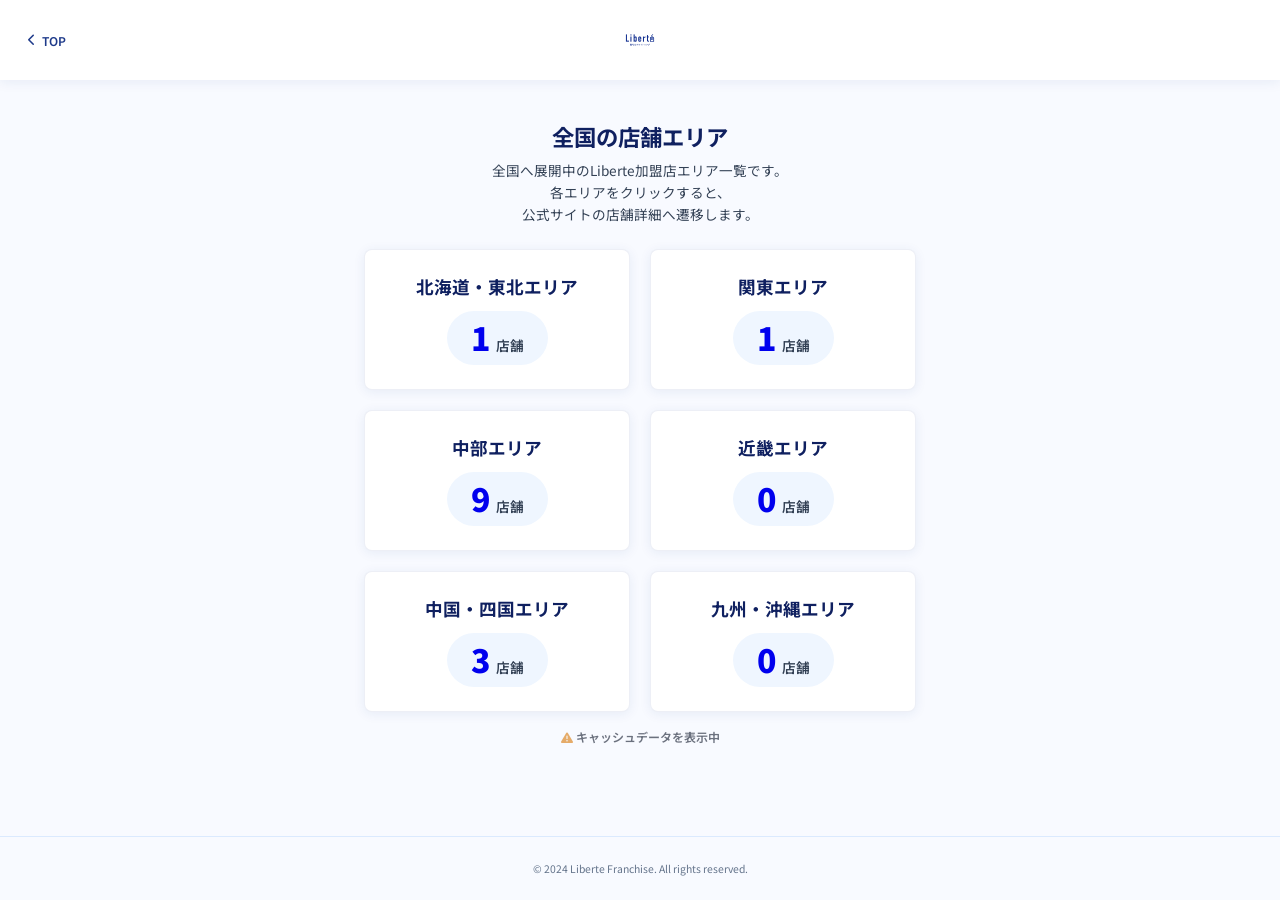
<file: shops.html>
<!DOCTYPE html>
<html lang="ja">
<head>
  <meta charset="UTF-8" />
  <meta name="viewport" content="width=device-width, initial-scale=1.0" />
  <title>店舗一覧 | Liberte FC</title>
  <link rel="stylesheet" href="https://cdnjs.cloudflare.com/ajax/libs/font-awesome/6.4.0/css/all.min.css" />
  <link rel="stylesheet" href="contact.css" /> <!-- Reuse base layout styles -->
  <style>
    /* Specific styles for shop grid */
    .shop-grid {
      display: grid;
      grid-template-columns: repeat(auto-fill, minmax(240px, 1fr));
      gap: 20px;
      margin-top: 24px;
    }
    .shop-card {
      background: var(--white);
      border-radius: var(--radius-sm);
      padding: 24px;
      box-shadow: var(--shadow-sm);
      text-decoration: none;
      display: flex;
      flex-direction: column;
      align-items: center;
      justify-content: center;
      transition: all 0.25s ease;
      border: 1.5px solid rgba(30,58,138,0.08);
      position: relative;
      overflow: hidden;
    }
    .shop-card::after {
      content: '';
      position: absolute;
      top: 0; left: 0; right: 0;
      height: 4px;
      background: linear-gradient(90deg, var(--navy-dark), var(--navy));
      opacity: 0;
      transition: opacity 0.25s ease;
    }
    .shop-card:hover {
      transform: translateY(-4px);
      box-shadow: var(--shadow-md);
      border-color: var(--navy-light);
    }
    .shop-card:hover::after {
      opacity: 1;
    }
    .shop-area-name {
      font-size: 1.1rem;
      font-weight: 700;
      color: var(--navy-dark);
      margin-bottom: 12px;
      text-align: center;
    }
    .shop-count-wrap {
      background: var(--sky-light);
      padding: 10px 24px;
      border-radius: 40px;
      display: flex;
      align-items: baseline;
      gap: 6px;
    }
    .shop-count {
      font-size: 2rem;
      font-weight: 900;
      color: var(--accent);
      line-height: 1;
    }
    .shop-count-label {
      font-size: 0.85rem;
      color: var(--text-mid);
      font-weight: 600;
    }
    /* 出店予定セクションのデザイン */
    .upcoming-section {
      margin-top: 60px;
      background: linear-gradient(145deg, #ffffff 0%, #f8faff 100%);
      border-radius: var(--radius);
      padding: 40px 32px;
      box-shadow: var(--shadow-md);
      border: 1px solid rgba(30,58,138,0.06);
      display: none; /* 初期は非表示 */
      width: 100%;
      position: relative;
      overflow: hidden;
    }
    .upcoming-section::before {
      content: '';
      position: absolute;
      top: 0; left: 0; right: 0;
      height: 4px;
      background: linear-gradient(90deg, var(--navy-dark), var(--navy-light));
    }
    .upcoming-section-title {
      font-size: 1.3rem;
      font-weight: 800;
      color: var(--navy-dark);
      text-align: center;
      margin-bottom: 32px;
      display: flex;
      align-items: center;
      justify-content: center;
      gap: 10px;
      letter-spacing: 0.05em;
    }
    .upcoming-section-title::before {
      content: '\f0a1'; /* fa-bullhorn */
      font-family: "Font Awesome 6 Free";
      font-weight: 900;
      color: var(--navy-light);
      font-size: 1.4rem;
    }
    .upcoming-list {
      list-style: none;
      display: grid;
      grid-template-columns: repeat(auto-fit, minmax(260px, 1fr));
      gap: 16px;
    }
    .upcoming-item {
      display: flex;
      flex-direction: column;
      align-items: center;
      text-align: center;
      background: var(--white);
      padding: 20px 24px;
      border-radius: 12px;
      box-shadow: 0 4px 16px rgba(30,58,138,0.04);
      border: 1px solid rgba(30,58,138,0.08);
      position: relative;
      transition: all 0.3s ease;
    }
    .upcoming-item:hover {
      transform: translateY(-3px);
      box-shadow: 0 8px 24px rgba(30,58,138,0.08);
      border-color: var(--navy-light);
    }
    .upcoming-item-area {
      font-size: 0.75rem;
      font-weight: 800;
      color: var(--navy-light);
      letter-spacing: 0.05em;
      margin-bottom: 8px;
      display: flex;
      align-items: center;
      justify-content: center;
      gap: 6px;
    }
    .upcoming-item-area::before {
      content: '\f3c5'; /* fa-location-dot */
      font-family: "Font Awesome 6 Free";
      font-weight: 900;
    }
    .upcoming-item-loc {
      font-weight: 700;
      color: var(--navy-dark);
      font-size: 1.1rem;
      line-height: 1.4;
    }
    .loading-spinner {
      text-align: center;
      padding: 60px 20px;
      color: var(--navy);
    }
  </style>
</head>
<body>
  <header class="contact-header">
    <a href="index.html" class="back-btn">
      <i class="fa-solid fa-chevron-left"></i> TOP
    </a>
    <img src="images/logo.png" alt="Liberte ロゴ" class="header-logo" />
  </header>
  <main class="contact-container">
    <h1 class="page-title">全国の店舗エリア</h1>
    <p class="page-desc">
      全国へ展開中のLiberte加盟店エリア一覧です。<br>
      各エリアをクリックすると、<br>公式サイトの店舗詳細へ遷移します。
    </p>
    <!-- Loading State -->
    <div id="loading" class="loading-spinner">
      <i class="fa-solid fa-spinner fa-spin fa-2x"></i>
      <p style="margin-top: 16px; font-size: 0.9rem; font-weight: 600;">最新の店舗情報を読み込んでいます...</p>
    </div>
    <!-- Shop Grid -->
    <div id="shop-container" class="shop-grid" style="display: none;">
      <!-- JS will dynamically inject shop cards here -->
    </div>
    <!-- Upcoming Stores Section -->
    <section id="upcoming-section" class="upcoming-section">
      <h2 class="upcoming-section-title">出店予定のお知らせ</h2>
      <ul class="upcoming-list" id="upcoming-list">
        <!-- JS will dynamically inject upcoming list items here -->
      </ul>
    </section>
  </main>
  <footer class="contact-footer">
    <p class="footer-text">© 2024 Liberte Franchise. All rights reserved.</p>
  </footer>
  <script>
    // ===== 公式サイトから店舗データを自動取得 =====
    const OFFICIAL_SHOP_URL = 'https://liberte-salon.net/shop/';
    const CORS_PROXIES = [
      'https://api.allorigins.win/raw?url=',
      'https://corsproxy.io/?url=',
    ];
    // フォールバック用データ（自動取得に失敗した場合に使用）
    const fallbackShopData = [
      { name: '北海道・東北エリア', count: '1', link: 'https://liberte-salon.net/shop/area/hokkaido-tohoku/' },
      { name: '関東エリア', count: '1', link: 'https://liberte-salon.net/shop/area/kanto/' },
      { name: '中部エリア', count: '9', link: 'https://liberte-salon.net/shop/area/chubu/' },
      { name: '近畿エリア', count: '0', link: '#' },
      { name: '中国・四国エリア', count: '3', link: 'https://liberte-salon.net/shop/area/chugoku-shikoku/' },
      { name: '九州・沖縄エリア', count: '0', link: '#' }
    ];
    /**
     * 公式HPのHTMLをパースして店舗エリアデータを抽出する
     */
    function parseShopDataFromHTML(html) {
      const parser = new DOMParser();
      const doc = parser.parseFromString(html, 'text/html');
      const shopItems = [];
      // 各エリアの .PanelShopAreaList 要素を取得
      const areas = doc.querySelectorAll('.PanelShopAreaList');
      areas.forEach(area => {
        const nameEl = area.querySelector('h3');
        const countEl = area.querySelector('.LabelLarge');
        const linkEl = area.closest('a');
        if (nameEl && countEl) {
          const href = linkEl ? linkEl.getAttribute('href') : '#';
          const fullLink = (!href || href === '#')
            ? '#'
            : 'https://liberte-salon.net' + href;
          shopItems.push({
            name: nameEl.textContent.trim(),
            count: countEl.textContent.trim(),
            link: fullLink
          });
        }
      });
      return shopItems;
    }
    /**
     * CORSプロキシ経由で公式HPを取得し、店舗データを返す
     * 全プロキシ失敗時は null を返す
     */
    async function fetchShopDataFromHP() {
      for (const proxy of CORS_PROXIES) {
        try {
          const url = proxy + encodeURIComponent(OFFICIAL_SHOP_URL);
          const res = await fetch(url, { signal: AbortSignal.timeout(8000) });
          if (!res.ok) continue;
          const html = await res.text();
          const items = parseShopDataFromHTML(html);
          if (items.length > 0) {
            console.log('✅ 公式HPから店舗データを取得しました（proxy:', proxy, '）');
            return items;
          }
        } catch (e) {
          console.warn('⚠️ プロキシ失敗:', proxy, e.message);
        }
      }
      return null; // 全プロキシ失敗
    }
    // スプレッドシートのCSV公開URL
    const SPREADSHEET_CSV_URL = 'https://docs.google.com/spreadsheets/d/e/2PACX-1vTpEBk3B-adUqt5KpcX83PsMozK-UwFx5e2BqjcAhc3w-Bi_xZUUqlkE1B347K-JFzC23IhuFAuQloJ/pub?output=csv';
    // CSVをパースして出店予定の配列を作る関数
    async function fetchUpcomingData() {
      try {
        const res = await fetch(SPREADSHEET_CSV_URL);
        if (!res.ok) return [];
        const csvText = await res.text();
        
        let rows = csvText.split('\n');
        
        // 1行目のヘッダー（例: エリア名など）をスキップ
        if (rows.length > 0 && rows[0].includes('エリア')) {
          rows.shift();
        }
        // スプレッドシートの下の行（最新）が先になるように反転
        rows.reverse();
        
        const upcomingList = [];
        
        rows.forEach(row => {
          const cols = row.split(',').map(col => col.replace(/^"|"$/g, '').trim());
          if (cols.length >= 2) {
            const areaName = cols[0];
            const upcomingLocations = cols[1];
            // 空行や説明文を除外
            if (areaName && upcomingLocations && !areaName.includes('例：')) {
              upcomingList.push({ area: areaName, locations: upcomingLocations });
            }
          }
        });
        return upcomingList;
      } catch (error) {
        console.error('スプレッドシートの取得に失敗しました:', error);
        return [];
      }
    }
    async function loadShops() {
      const container = document.getElementById('shop-container');
      const loading = document.getElementById('loading');
      // 公式HPからの取得とスプレッドシート取得を並列実行
      const [liveData, upcomingList] = await Promise.all([
        fetchShopDataFromHP(),
        fetchUpcomingData()
      ]);
      // 取得成功ならライブデータ、失敗ならフォールバックを使用
      const isLive = liveData !== null;
      const shopData = isLive ? liveData : fallbackShopData;
      // カードを生成
      shopData.forEach(item => {
        const card = document.createElement('a');
        card.className = 'shop-card';
        card.href = item.link;
        if (item.link !== '#') {
          card.target = '_blank';
          card.rel = 'noopener noreferrer';
        }
        
        card.innerHTML = `
          <div class="shop-area-name">${item.name}</div>
          <div class="shop-count-wrap">
            <span class="shop-count">${item.count}</span>
            <span class="shop-count-label">店舗</span>
          </div>
        `;
        
        container.appendChild(card);
      });
      // データソース表示
      const badge = document.createElement('div');
      badge.style.cssText = 'text-align:center; margin-top:16px; font-size:0.75rem; font-weight:600; opacity:0.6;';
      badge.innerHTML = isLive
        ? '<i class="fa-solid fa-circle-check" style="color:#16a34a;"></i> 公式HPから自動取得'
        : '<i class="fa-solid fa-triangle-exclamation" style="color:#d97706;"></i> キャッシュデータを表示中';
      container.after(badge);
      // 出店予定セクションの生成
      const upcomingSection = document.getElementById('upcoming-section');
      const upcomingUl = document.getElementById('upcoming-list');
      
      if (upcomingList.length > 0) {
        upcomingList.forEach(item => {
          const li = document.createElement('li');
          li.className = 'upcoming-item';
          li.innerHTML = `
            <div class="upcoming-item-area">${item.area}</div>
            <div class="upcoming-item-loc">${item.locations}</div>
          `;
          upcomingUl.appendChild(li);
        });
        upcomingSection.style.display = 'block';
      }
      // ローディングを非表示にし、一覧を表示
      loading.style.display = 'none';
      container.style.display = 'grid';
    }
    // ページ読み込み時に実行
    document.addEventListener('DOMContentLoaded', loadShops);
  </script>
</body>
</html>
</file>
<file: style.css>
/* ==========================================
   Liberte Profile Site - style.css
   Brand: Navy Blue × White × Sky Blue
   ========================================== */

@import url('https://fonts.googleapis.com/css2?family=Noto+Sans+JP:wght@300;400;500;700&family=Cormorant+Garamond:ital,wght@0,400;0,600;1,400&family=Inter:wght@300;400;500;600&display=swap');

/* --- Reset --- */
*, *::before, *::after { box-sizing: border-box; margin: 0; padding: 0; }

:root {
  --navy:        #1e3a8a;
  --navy-dark:   #0f2060;
  --navy-mid:    #2c4fb5;
  --sky:         #dbeafe;
  --sky-light:   #eff6ff;
  --sky-mid:     #bfdbfe;
  --white:       #ffffff;
  --off-white:   #f8faff;
  --text-dark:   #0f172a;
  --text-mid:    #334155;
  --text-soft:   #64748b;
  --text-light:  #94a3b8;
  --accent:      #3b82f6;
  --gold:        #c9956c;

  --shadow-xs:   0 1px 4px rgba(30,58,138,0.08);
  --shadow-sm:   0 2px 12px rgba(30,58,138,0.10);
  --shadow-md:   0 6px 28px rgba(30,58,138,0.14);
  --shadow-lg:   0 16px 48px rgba(30,58,138,0.18);
  --radius:      20px;
  --radius-sm:   12px;
  --radius-xs:   8px;
}

html {
  font-family: 'Noto Sans JP', 'Inter', sans-serif;
  background: var(--off-white);
  color: var(--text-dark);
  scroll-behavior: smooth;
}

body {
  min-height: 100vh;
  display: flex;
  flex-direction: column;
  align-items: center;
  background: var(--off-white);
  background-image:
    radial-gradient(ellipse 80% 50% at 50% -10%, rgba(30,58,138,0.07) 0%, transparent 70%);
}

/* ==========================================
   HERO SECTION
   ========================================== */

.hero {
  width: 100%;
  max-width: 540px;
  background: var(--white);
  overflow: hidden;
  position: relative;
}

/* Top bar navy accent */
.hero::before {
  content: '';
  display: block;
  width: 100%;
  height: 5px;
  background: linear-gradient(90deg, var(--navy) 0%, var(--navy-mid) 60%, var(--sky-mid) 100%);
}

/* Logo strip */
.hero-logo-strip {
  display: flex;
  align-items: center;
  justify-content: center;
  padding: 24px 24px 20px;
  border-bottom: 1px solid var(--sky);
  background: var(--off-white);
}

.hero-logo-strip .logo-card {
  display: flex;
  align-items: center;
  justify-content: center;
  background: var(--white);
  border-radius: 16px;
  box-shadow: 0 4px 18px rgba(30,58,138,0.13);
  padding: 14px 28px;
  border: 1px solid rgba(30,58,138,0.06);
}

.hero-logo-strip img {
  height: 68px;
  width: auto;
  object-fit: contain;
}

/* Profile card inside hero */
.hero-profile {
  display: flex;
  flex-direction: row;
  align-items: stretch;
  width: 100%;
  position: relative;
}

/* President photo */
.hero-photo-wrap {
  flex: 0 0 40%;
  position: relative;
  overflow: hidden;
  background: var(--sky-light);
}

.hero-photo-wrap img {
  width: 100%;
  height: 100%;
  object-fit: cover;
  object-position: top center;
  display: block;
}

/* Logo in hero left panel */
.hero-logo-wrap {
  display: flex;
  flex-direction: column;
  align-items: center;
  justify-content: center;
  gap: 18px;
  padding: 16px 12px;
  background: var(--white) !important;
  border-right: 1px solid var(--sky);
}

.hero-logo-item {
  width: 100%;
  display: flex;
  align-items: center;
  justify-content: center;
}

.hero-logo-wrap img {
  height: auto !important;
  object-position: center !important;
  padding: 0;
  display: block;
}

.hero-logo-wrap .hero-logo-liberte {
  width: 90%;
  max-width: 168px;
  aspect-ratio: 2.35 / 1;
  object-fit: cover !important;
}

.hero-logo-wrap .hero-logo-kiran {
  width: 72%;
  max-width: 134px;
  object-fit: contain !important;
}

/* Placeholder when no photo */
.photo-placeholder {
  width: 100%;
  height: 100%;
  min-height: 260px;
  display: flex;
  flex-direction: column;
  align-items: center;
  justify-content: center;
  gap: 8px;
  background: linear-gradient(135deg, var(--sky-light), var(--sky));
  color: var(--text-soft);
  font-size: 0.75rem;
  text-align: center;
  padding: 16px;
}

.photo-placeholder-icon {
  font-size: 3rem;
  opacity: 0.5;
}

/* Profile info panel */
.hero-info {
  flex: 1;
  min-width: 0;
  padding: 24px 22px 24px 24px;
  display: flex;
  flex-direction: column;
  justify-content: center;
  gap: 10px;
  background: var(--white);
}

.hero-title-badge {
  display: inline-block;
  font-size: 0.6rem;
  font-weight: 600;
  letter-spacing: 0.12em;
  color: var(--white);
  background: var(--navy);
  padding: 3px 10px;
  border-radius: 40px;
  align-self: flex-start;
}

.hero-name-en {
  font-family: 'Inter', sans-serif;
  font-size: 0.62rem;
  font-weight: 400;
  letter-spacing: 0.18em;
  color: var(--text-soft);
  text-transform: uppercase;
}

.hero-name-ja {
  font-family: 'Noto Sans JP', sans-serif;
  font-size: 1.5rem;
  font-weight: 700;
  letter-spacing: 0.08em;
  color: var(--navy-dark);
  line-height: 1.15;
}

.hero-companies {
  display: flex;
  flex-direction: column;
  gap: 3px;
}

.hero-company-item {
  display: flex;
  flex-direction: row;
  align-items: baseline;
  gap: 6px;
}

.company-name {
  font-size: 0.72rem;
  font-weight: 600;
  color: var(--navy);
}

.company-role {
  font-size: 0.62rem;
  color: var(--text-soft);
  font-weight: 400;
}

.hero-company-note {
  font-size: clamp(0.52rem, 2.2vw, 0.64rem);
  color: var(--text-soft);
  line-height: 1.65;
  letter-spacing: 0.02em;
  margin-top: 3px;
  padding-top: 6px;
  border-top: 1px solid var(--sky);
  white-space: nowrap;
}

/* CTA banner */
.hero-cta-banner {
  background: var(--navy);
  color: var(--white);
  text-align: center;
  padding: 10px 16px;
  font-size: 0.72rem;
  font-weight: 500;
  line-height: 1.55;
  letter-spacing: 0.02em;
}

.hero-cta-banner strong {
  display: block;
  font-size: 0.78rem;
  font-weight: 700;
  color: var(--sky-mid);
  margin-top: 1px;
}

/* ==========================================
   BANNER CARDS (Profile Top & Sales Bottom)
   ========================================== */

.profile-banner-wrap {
  width: 100%;
  max-width: 540px;
  padding: 20px 16px 0;
}

.menu-card.profile-banner-card {
  flex-direction: row;
  align-items: center;
  justify-content: flex-start;
  gap: 16px;
  padding: 16px 20px;
  width: 100%;
}

.card-icon-wrap.profile-banner-photo {
  width: 60px;
  height: 60px;
  border-radius: 16px !important;
  box-shadow: 0 2px 10px rgba(30,58,138,0.12);
}

.profile-banner-text,
.sales-banner-text {
  display: flex;
  flex-direction: column;
  align-items: flex-start;
  gap: 2px;
  flex: 1;
}

.profile-banner-sub,
.sales-banner-sub {
  font-family: 'Inter', sans-serif;
  font-size: 0.6rem;
  font-weight: 600;
  letter-spacing: 0.18em;
  color: var(--navy-mid);
}

.sales-banner-sub {
  color: #f43f5e;
}

.profile-banner-title {
  font-size: 0.98rem;
  font-weight: 700;
  color: var(--navy-dark);
  letter-spacing: 0.04em;
}

.banner-arrow-badge {
  width: 34px;
  height: 34px;
  border-radius: 50%;
  background: var(--sky-light);
  color: var(--navy);
  display: flex;
  align-items: center;
  justify-content: center;
  font-size: 0.78rem;
  flex-shrink: 0;
  transition: all 0.24s ease;
}

.banner-arrow-badge--sales {
  background: #fff1f2;
  color: #f43f5e;
}

.menu-card:hover .banner-arrow-badge {
  background: var(--navy);
  color: var(--white);
  transform: translateX(3px);
}

.menu-card:hover .banner-arrow-badge--sales {
  background: #f43f5e;
  color: var(--white);
}

.sales-banner-wrap {
  margin-top: 28px;
  padding-top: 24px;
  border-top: 1px solid rgba(30, 58, 138, 0.14);
}

.menu-card.sales-banner-card {
  flex-direction: row;
  align-items: center;
  justify-content: flex-start;
  gap: 14px;
  padding: 16px 20px;
  width: 100%;
}

.card-icon-wrap.sales-banner-icon {
  width: 52px;
  height: 52px;
  border-radius: 14px;
  background: #fff1f2;
}

.menu-card.sales-banner-card:hover .card-icon-wrap.sales-banner-icon {
  background: #ffe4e6;
}

.sales-banner-icon .flat-icon {
  font-size: 1.5rem;
}

.sales-banner-title {
  font-size: 0.88rem;
  font-weight: 700;
  color: var(--text-dark);
  text-align: left;
  letter-spacing: 0.03em;
}

/* ==========================================
   SECTION TITLE
   ========================================== */

.section-title {
  width: 100%;
  max-width: 540px;
  padding: 32px 20px 16px;
  display: flex;
  align-items: center;
  gap: 12px;
}

.section-title--kiran {
  padding: 36px 4px 16px;
}

.section-title--kiran .section-title-line {
  background: linear-gradient(90deg, #1f140e 0%, #c8a038 100%);
  opacity: 0.55;
}

.section-title--kiran .section-title-text {
  color: #1f140e;
  font-weight: 700;
  letter-spacing: 0.22em;
}

.section-title--kiran .section-title-text::before,
.section-title--kiran .section-title-text::after {
  content: '✦';
  color: #c8a038;
  font-size: 0.62rem;
  margin: 0 6px;
  vertical-align: 1px;
}

.section-title-line {
  flex: 1;
  height: 1px;
  background: linear-gradient(90deg, var(--navy) 0%, var(--sky-mid) 100%);
  opacity: 0.3;
}

.section-title-text {
  font-family: 'Inter', sans-serif;
  font-size: 0.7rem;
  font-weight: 600;
  letter-spacing: 0.2em;
  color: var(--navy);
}

/* ==========================================
   MENU GRID
   ========================================== */

.menu-section {
  width: 100%;
  max-width: 540px;
  padding: 0 16px 48px;
}

.menu-grid {
  display: grid;
  grid-template-columns: repeat(3, 1fr);
  gap: 14px;
}

/* ==========================================
   MENU CARD
   ========================================== */

.menu-card {
  position: relative;
  display: flex;
  flex-direction: column;
  align-items: center;
  justify-content: flex-start;
  gap: 10px;
  padding: 20px 10px 16px;
  background: var(--white);
  border-radius: var(--radius);
  box-shadow: var(--shadow-xs);
  border: 1.5px solid rgba(30,58,138,0.06);
  cursor: pointer;
  text-decoration: none;
  color: var(--text-dark);
  overflow: hidden;
  transition:
    transform 0.24s cubic-bezier(.34,1.56,.64,1),
    box-shadow 0.24s ease,
    border-color 0.24s ease;
}

/* Bottom accent line */
.menu-card::after {
  content: '';
  position: absolute;
  bottom: 0;
  left: 0;
  right: 0;
  height: 3px;
  background: linear-gradient(90deg, var(--navy), var(--navy-mid));
  transform: scaleX(0);
  transform-origin: left;
  transition: transform 0.28s ease;
}

.menu-card:hover {
  transform: translateY(-6px) scale(1.02);
  box-shadow: var(--shadow-lg);
  border-color: rgba(30,58,138,0.18);
}

.menu-card:hover::after {
  transform: scaleX(1);
}

.menu-card:active {
  transform: translateY(-2px) scale(1.01);
}

/* Icon wrapper */
.card-icon-wrap {
  position: relative;
  z-index: 1;
  width: 60px;
  height: 60px;
  border-radius: 16px;
  display: flex;
  align-items: center;
  justify-content: center;
  background: var(--sky-light);
  flex-shrink: 0;
  transition: background 0.24s ease;
  overflow: hidden;
}

.menu-card:hover .card-icon-wrap {
  background: var(--sky);
}

/* Face photo inside card */
.card-photo-wrap {
  background: transparent !important;
  border-radius: 16px !important;
}

.card-face-img {
  width: 100%;
  height: 100%;
  object-fit: cover;
  object-position: top center;
  border-radius: 14px;
  display: block;
}

.flat-icon {
  font-size: 2.2rem;
  line-height: 1;
  color: var(--navy-mid);
}

/* Brand & Specific Colors */
.icon-handshake { color: #6366f1; }
.icon-yen { color: #f59e0b; }
.icon-star { color: #eab308; }
.icon-store { color: #ec4899; }
.icon-lp { color: #8b5cf6; }
.icon-hp { color: #3b82f6; }

/* Instagram Gradient */
.icon-instagram {
  background: -webkit-linear-gradient(45deg, #f09433 0%, #e6683c 25%, #dc2743 50%, #cc2366 75%, #bc1888 100%);
  -webkit-background-clip: text;
  -webkit-text-fill-color: transparent;
}

/* LINE Color */
.icon-line { color: #00B900; }

.icon-mail { color: #14b8a6; }
.icon-sales { color: #f43f5e; }
.icon-bell { color: #fbbf24; }

/* Label */
.card-label {
  position: relative;
  z-index: 1;
  font-size: 0.68rem;
  font-weight: 500;
  line-height: 1.45;
  text-align: center;
  color: var(--text-mid);
  word-break: keep-all;
  overflow-wrap: break-word;
}

/* Badge NEW */
.badge-new {
  position: absolute;
  top: 8px;
  right: 8px;
  background: var(--navy);
  color: var(--white);
  font-size: 0.5rem;
  font-weight: 700;
  font-family: 'Inter', sans-serif;
  letter-spacing: 0.08em;
  padding: 2px 6px;
  border-radius: 20px;
  z-index: 3;
}

/* ==========================================
   KiRAN MENU CARD (White Base × 3 Distinct Tones)
   ========================================== */

.kiran-card {
  background: var(--white);
  border: 1.5px solid rgba(35, 20, 12, 0.08);
  box-shadow: var(--shadow-xs);
}

.kiran-card::after {
  background: linear-gradient(90deg, #23140c 0%, #c8a038 100%);
}

.kiran-card:hover {
  border-color: rgba(200, 160, 56, 0.45);
  box-shadow: 0 12px 32px rgba(35, 20, 12, 0.12);
}

/* White-based soft icon wrappers */
.kiran-card .card-icon-wrap {
  background: #f8f7f5;
  border: 1px solid rgba(35, 20, 12, 0.06);
}

.kiran-card--hp:hover .card-icon-wrap {
  background: #f1efec;
}

.kiran-card--insta .card-icon-wrap {
  background: #fcfaf5;
  border-color: rgba(200, 160, 56, 0.16);
}

.kiran-card--insta:hover .card-icon-wrap {
  background: #f7f1e1;
}

.kiran-card--line .card-icon-wrap {
  background: #faf8f5;
  border-color: rgba(120, 90, 40, 0.12);
}

.kiran-card--line:hover .card-icon-wrap {
  background: #f3ede4;
}

/* 1. HP: Chic Espresso Black */
.icon-kiran-hp {
  color: #23140c;
}

/* 2. Instagram: Champagne Gold Gradient */
.icon-kiran-instagram {
  background: linear-gradient(45deg, #8a6415 0%, #c8a038 50%, #e0b84c 100%);
  -webkit-background-clip: text;
  -webkit-text-fill-color: transparent;
}

/* 3. LINE: Warm Bronze / Antique Brown-Gold */
.icon-kiran-line {
  background: linear-gradient(135deg, #3b2313 0%, #8b6520 100%);
  -webkit-background-clip: text;
  -webkit-text-fill-color: transparent;
}

.kiran-card .card-label {
  color: var(--text-mid);
}

/* ==========================================
   FOOTER
   ========================================== */

footer {
  width: 100%;
  max-width: 540px;
  margin-top: auto;
  padding: 20px 20px 40px;
  text-align: center;
  border-top: 1px solid var(--sky);
}

.footer-logos {
  display: flex;
  align-items: center;
  justify-content: center;
  gap: 16px;
  margin-bottom: 12px;
}

.footer-logo {
  height: 36px;
  width: auto;
  margin-bottom: 10px;
  opacity: 0.65;
  mix-blend-mode: multiply;
}

.footer-logos .footer-logo {
  margin-bottom: 0;
}

.footer-logo--liberte {
  width: 100px;
  height: auto;
  aspect-ratio: 2.35 / 1;
  object-fit: cover;
  object-position: center;
}

.footer-logo--kiran {
  width: 82px;
  height: auto;
  object-fit: contain;
}

.footer-logo-divider {
  width: 1px;
  height: 20px;
  background: rgba(30, 58, 138, 0.18);
  flex-shrink: 0;
}

.footer-text {
  font-size: 0.65rem;
  color: var(--text-light);
  letter-spacing: 0.05em;
  line-height: 1.8;
}

/* ==========================================
   ANIMATIONS
   ========================================== */

@keyframes fadeSlideUp {
  from { opacity: 0; transform: translateY(16px); }
  to   { opacity: 1; transform: translateY(0); }
}

.hero {
  animation: fadeSlideUp 0.5s ease both;
}

.menu-card {
  animation: fadeSlideUp 0.45s ease both;
}

.menu-card:nth-child(1)  { animation-delay: 0.06s; }
.menu-card:nth-child(2)  { animation-delay: 0.12s; }
.menu-card:nth-child(3)  { animation-delay: 0.18s; }
.menu-card:nth-child(4)  { animation-delay: 0.24s; }
.menu-card:nth-child(5)  { animation-delay: 0.30s; }
.menu-card:nth-child(6)  { animation-delay: 0.36s; }
.menu-card:nth-child(7)  { animation-delay: 0.42s; }
.menu-card:nth-child(8)  { animation-delay: 0.48s; }
.menu-card:nth-child(9)  { animation-delay: 0.54s; }
.menu-card:nth-child(10) { animation-delay: 0.60s; }
.menu-card:nth-child(11) { animation-delay: 0.66s; }
.menu-card:nth-child(12) { animation-delay: 0.72s; }

/* ==========================================
   RESPONSIVE
   ========================================== */

@media (max-width: 480px) {
  .hero-photo-wrap     { flex: 0 0 37%; }
  .hero-info           { padding: 18px 16px 18px 16px; gap: 8px; }
  .hero-company-note   { font-size: clamp(0.5rem, 2.2vw, 0.58rem); line-height: 1.6; letter-spacing: 0.01em; margin-top: 2px; padding-top: 5px; }
}

@media (max-width: 400px) {
  .hero-photo-wrap     { flex: 0 0 36%; }
  .hero-info           { padding: 16px 12px 16px 14px; gap: 7px; }
  .hero-name-ja        { font-size: 1.45rem; }
  .hero-company-note   { font-size: clamp(0.48rem, 2.15vw, 0.54rem); letter-spacing: 0; }
  .menu-grid           { gap: 10px; }
  .card-icon-wrap      { width: 52px; height: 52px; }
  .card-icon           { font-size: 1.55rem; }
  .card-label          { font-size: 0.63rem; }
  .menu-card           { padding: 16px 8px 14px; }
  .profile-banner-card { padding: 14px 18px; }
  .sales-banner-card   { padding: 14px 16px; }
}

/* ==========================================
   PASSWORD MODAL
   ========================================== */

.modal-overlay {
  position: fixed;
  top: 0; left: 0; right: 0; bottom: 0;
  background: rgba(15, 23, 42, 0.6);
  backdrop-filter: blur(4px);
  -webkit-backdrop-filter: blur(4px);
  display: flex;
  align-items: center;
  justify-content: center;
  z-index: 10000;
  opacity: 0;
  visibility: hidden;
  transition: all 0.3s ease;
}

.modal-overlay.active {
  opacity: 1;
  visibility: visible;
}

.modal-content {
  background: var(--white);
  width: 90%;
  max-width: 340px;
  border-radius: var(--radius);
  padding: 24px;
  box-shadow: var(--shadow-lg);
  transform: translateY(20px);
  transition: transform 0.3s cubic-bezier(0.34, 1.56, 0.64, 1);
  text-align: center;
}

.modal-overlay.active .modal-content {
  transform: translateY(0);
}

.modal-title {
  font-size: 1.1rem;
  font-weight: 700;
  color: var(--navy-dark);
  margin-bottom: 8px;
}

.modal-text {
  font-size: 0.85rem;
  color: var(--text-mid);
  margin-bottom: 16px;
  line-height: 1.5;
}

.modal-input {
  width: 100%;
  padding: 12px 16px;
  border: 1.5px solid var(--sky-mid);
  border-radius: var(--radius-sm);
  font-size: 1rem;
  margin-bottom: 8px;
  outline: none;
  transition: border-color 0.2s;
  text-align: center;
}

.modal-input:focus {
  border-color: var(--navy);
}

.modal-error {
  color: #ef4444;
  font-size: 0.75rem;
  min-height: 18px;
  margin-bottom: 16px;
}

.modal-actions {
  display: flex;
  gap: 12px;
}

.modal-btn {
  flex: 1;
  padding: 12px;
  border: none;
  border-radius: var(--radius-sm);
  font-size: 0.9rem;
  font-weight: 600;
  cursor: pointer;
  transition: background 0.2s, transform 0.1s;
}

.modal-btn:active {
  transform: scale(0.96);
}

.btn-cancel {
  background: var(--sky-light);
  color: var(--text-mid);
}

.btn-cancel:hover {
  background: var(--sky);
}

.btn-submit {
  background: var(--navy);
  color: var(--white);
}

.btn-submit:hover {
  background: var(--navy-mid);
}

/* ==========================================
   UTILITIES
   ========================================== */

.nowrap-span {
  display: inline-block;
  white-space: nowrap;
}

.br-sp {
  display: none;
}

@media (max-width: 480px) {
  .br-sp {
    display: block;
  }
}
</file>
<file: contact.css>
/* ==========================================
   Liberte Contact Site - contact.css
   ========================================== */

@import url('https://fonts.googleapis.com/css2?family=Noto+Sans+JP:wght@300;400;500;700;900&family=Inter:wght@300;400;500;600;700&display=swap');

:root {
  --navy:        #1e3a8a;
  --navy-dark:   #0f2060;
  --navy-mid:    #2c4fb5;
  --navy-light:  #3b5fc0;
  --sky:         #dbeafe;
  --sky-light:   #eff6ff;
  --white:       #ffffff;
  --off-white:   #f8faff;
  --text-dark:   #0f172a;
  --text-mid:    #334155;
  --text-soft:   #64748b;
  --danger:      #ef4444;

  --shadow-sm:   0 2px 12px rgba(30,58,138,0.08);
  --shadow-md:   0 6px 24px rgba(30,58,138,0.12);
  --radius:      16px;
  --radius-sm:   8px;

  --max-w:       600px;
}

*, *::before, *::after { box-sizing: border-box; margin: 0; padding: 0; }

body {
  font-family: 'Noto Sans JP', 'Inter', sans-serif;
  background: var(--off-white);
  color: var(--text-dark);
  min-height: 100vh;
  display: flex;
  flex-direction: column;
  align-items: center;
}

/* Header */
.contact-header {
  width: 100%;
  background: var(--white);
  padding: 20px 24px;
  display: flex;
  justify-content: center;
  align-items: center;
  box-shadow: var(--shadow-sm);
  position: relative;
  z-index: 10;
}

.header-logo {
  height: 40px;
  width: auto;
}

/* Back Button */
.back-btn {
  position: absolute;
  left: 16px;
  display: flex;
  align-items: center;
  gap: 6px;
  color: var(--navy);
  text-decoration: none;
  font-size: 0.75rem;
  font-weight: 600;
  padding: 8px 12px;
  border-radius: 40px;
  transition: all 0.2s ease;
}

.back-btn:hover {
  background: var(--sky-light);
}

/* Main Container */
.contact-container {
  width: 100%;
  max-width: var(--max-w);
  padding: 40px 24px 60px;
  flex: 1;
}

.page-title {
  font-size: 1.4rem;
  font-weight: 700;
  color: var(--navy-dark);
  text-align: center;
  margin-bottom: 8px;
}

.page-desc {
  font-size: 0.85rem;
  color: var(--text-mid);
  text-align: center;
  margin-bottom: 16px;
  line-height: 1.6;
}

.contact-notice {
  font-size: 0.78rem;
  color: var(--text-soft);
  background: var(--sky-light);
  border-left: 3px solid var(--navy-light);
  border-radius: var(--radius-sm);
  padding: 10px 14px;
  margin-bottom: 28px;
  line-height: 1.7;
}

/* Form Styles */
.contact-form {
  background: var(--white);
  padding: 32px 28px;
  border-radius: var(--radius);
  box-shadow: var(--shadow-md);
}

.form-group {
  margin-bottom: 24px;
}

.form-label {
  display: flex;
  align-items: center;
  gap: 8px;
  font-size: 0.88rem;
  font-weight: 700;
  color: var(--navy-dark);
  margin-bottom: 10px;
}

.required-badge {
  background: var(--danger);
  color: var(--white);
  font-size: 0.6rem;
  padding: 2px 6px;
  border-radius: 4px;
  font-weight: 600;
}

.optional-badge {
  background: var(--text-soft);
  color: var(--white);
  font-size: 0.6rem;
  padding: 2px 6px;
  border-radius: 4px;
  font-weight: 600;
}

.form-input,
.form-select,
.form-textarea {
  width: 100%;
  padding: 14px 16px;
  font-size: 0.9rem;
  font-family: inherit;
  color: var(--text-dark);
  border: 1.5px solid rgba(30,58,138,0.15);
  border-radius: var(--radius-sm);
  background: var(--off-white);
  transition: all 0.2s ease;
}

.form-select {
  appearance: none;
  -webkit-appearance: none;
  -moz-appearance: none;
  background-image: url("data:image/svg+xml;charset=UTF-8,%3csvg xmlns='http://www.w3.org/2000/svg' viewBox='0 0 24 24' fill='none' stroke='%230f2060' stroke-width='2' stroke-linecap='round' stroke-linejoin='round'%3e%3cpolyline points='6 9 12 15 18 9'%3e%3c/polyline%3e%3c/svg%3e");
  background-repeat: no-repeat;
  background-position: right 16px center;
  background-size: 16px;
  padding-right: 40px;
  cursor: pointer;
}

.form-input:focus,
.form-select:focus,
.form-textarea:focus {
  outline: none;
  border-color: var(--navy-light);
  background: var(--white);
  box-shadow: 0 0 0 3px rgba(59,95,192,0.1);
}

.form-textarea {
  resize: vertical;
  min-height: 120px;
}

/* Submit Button */
.submit-btn {
  width: 100%;
  padding: 16px;
  background: linear-gradient(135deg, var(--navy-dark) 0%, var(--navy) 100%);
  color: var(--white);
  border: none;
  border-radius: 40px;
  font-size: 1rem;
  font-weight: 700;
  letter-spacing: 0.1em;
  cursor: pointer;
  box-shadow: var(--shadow-sm);
  transition: all 0.2s ease;
  margin-top: 16px;
}

.submit-btn:hover {
  transform: translateY(-2px);
  box-shadow: var(--shadow-md);
  background: linear-gradient(135deg, var(--navy) 0%, var(--navy-mid) 100%);
}

/* Footer */
.contact-footer {
  width: 100%;
  text-align: center;
  padding: 24px;
  border-top: 1px solid var(--sky);
}

.footer-text {
  font-size: 0.65rem;
  color: var(--text-soft);
}
</file>
<file: cost-flow.css>
/* ==========================================
   Liberte Profile Site - cost-flow.css
   ========================================== */

/* Header */
.page-header {
  width: 100%;
  max-width: 540px;
  background: var(--white);
  padding: 16px 20px;
  display: flex;
  align-items: center;
  position: sticky;
  top: 0;
  z-index: 100;
  border-bottom: 1px solid var(--sky);
  box-shadow: var(--shadow-xs);
}

.back-btn {
  font-size: 0.85rem;
  font-weight: 600;
  color: var(--navy);
  text-decoration: none;
  display: flex;
  align-items: center;
  gap: 6px;
  transition: opacity 0.2s;
}

.back-btn:hover { opacity: 0.8; }

.page-title {
  flex: 1;
  text-align: center;
  font-size: 1rem;
  font-weight: 700;
  color: var(--navy-dark);
  margin-right: 40px; 
}

/* Container */
.cost-flow-container {
  width: 100%;
  max-width: 540px;
  background: var(--off-white);
  padding-bottom: 40px;
}

.section-title {
  font-size: 1.3rem;
  font-weight: 700;
  color: var(--navy-dark);
  text-align: center;
  margin-top: 32px;
  margin-bottom: 24px;
  display: flex;
  justify-content: center;
  align-items: center;
  gap: 8px;
}
.cost-section .section-title i { color: #f59e0b; }
.flow-section .section-title i { color: #3b82f6; }

/* Illustrations */
.illust-wrap {
  text-align: center;
  padding: 0 16px 24px;
}
.illust-img {
  max-width: 260px;
  width: 100%;
  height: auto;
}

/* Cost Cases */
.cost-cases {
  display: flex;
  flex-direction: column;
  gap: 20px;
  padding: 0 16px;
  margin-bottom: 30px;
}
.cost-case-card {
  background: var(--white);
  border-radius: var(--radius-sm);
  padding: 28px 24px 24px;
  text-align: center;
  box-shadow: var(--shadow-sm);
  position: relative;
  border: 1px solid var(--sky-mid);
}
.case-badge {
  position: absolute;
  top: -14px;
  left: 50%;
  transform: translateX(-50%);
  color: var(--white);
  font-size: 0.8rem;
  font-weight: 700;
  padding: 6px 20px;
  border-radius: 20px;
  box-shadow: var(--shadow-xs);
  white-space: nowrap;
}
.case-badge-1 { background: #f59e0b; }
.case-badge-2 { background: #ef4444; }

.case-title {
  font-size: 1.1rem;
  font-weight: 700;
  color: var(--navy-dark);
  margin-top: 8px;
  margin-bottom: 12px;
}
.case-price {
  font-size: 2.2rem;
  font-family: 'Inter', sans-serif;
  font-weight: 700;
  color: var(--navy-dark);
}
.case-price small {
  font-size: 1rem;
  font-family: 'Noto Sans JP', sans-serif;
  margin-left: 2px;
  color: var(--text-mid);
}
.case-note {
  font-size: 0.78rem;
  color: var(--text-mid);
  margin-top: 6px;
  margin-bottom: 0;
}

/* Case Examples */
.case-examples {
  margin-top: 16px;
  padding-top: 14px;
  border-top: 1px dashed var(--sky-mid);
  text-align: left;
}
.case-examples-label {
  font-size: 0.75rem;
  font-weight: 700;
  color: var(--text-mid);
  letter-spacing: 0.05em;
  margin-bottom: 10px;
  text-align: center;
}
.case-examples-grid {
  display: grid;
  grid-template-columns: repeat(3, 1fr);
  gap: 8px;
}
.case-example-item {
  display: flex;
  flex-direction: column;
  align-items: center;
  gap: 8px;
  background: var(--sky-light);
  border-radius: 8px;
  padding: 12px 4px;
  font-size: 0.75rem;
  color: var(--navy-dark);
  font-weight: 600;
  text-align: center;
}
.case-example-img {
  width: 100%;
  max-width: 60px;
  height: auto;
  object-fit: contain;
}

/* Points List */
.cost-points-list {
  list-style: none;
  padding: 0 16px;
  margin-bottom: 40px;
}
.cost-points-list li {
  background: var(--white);
  border-radius: var(--radius-xs);
  padding: 16px 16px 16px 42px;
  margin-bottom: 12px;
  font-size: 0.92rem;
  line-height: 1.6;
  color: var(--text-dark);
  position: relative;
  box-shadow: var(--shadow-xs);
}
.cost-points-list li::before {
  content: '\f058'; /* check-circle */
  font-family: 'Font Awesome 6 Free';
  font-weight: 900;
  position: absolute;
  left: 14px;
  top: 17px;
  color: #10b981;
  font-size: 1.2rem;
}
.cost-points-list li strong {
  color: #e63946;
}

/* Flow Section */
.flow-lead {
  text-align: center;
  font-size: 0.95rem;
  font-weight: 600;
  color: var(--text-mid);
  margin-bottom: 20px;
  padding: 0 16px;
}

.flow-steps {
  padding: 0 16px;
  display: flex;
  flex-direction: column;
  align-items: center;
}

.step-item {
  width: 100%;
  background: var(--white);
  border: 1.5px solid var(--sky-mid);
  border-radius: var(--radius-sm);
  padding: 18px 16px;
  display: flex;
  align-items: center;
  gap: 16px;
  box-shadow: var(--shadow-xs);
  position: relative;
  transition: transform 0.2s;
}
.step-item:hover {
  transform: translateY(-2px);
  box-shadow: var(--shadow-sm);
}

.step-num {
  background: var(--navy);
  color: var(--white);
  font-family: 'Inter', sans-serif;
  font-weight: 700;
  font-size: 0.8rem;
  padding: 6px 10px;
  border-radius: var(--radius-xs);
  text-align: center;
  flex-shrink: 0;
  min-width: 64px;
  box-shadow: var(--shadow-xs);
}

.step-content {
  flex: 1;
}

.step-title {
  font-size: 0.95rem;
  font-weight: 700;
  color: var(--navy-dark);
  line-height: 1.4;
}

.step-desc {
  font-size: 0.8rem;
  color: var(--text-mid);
  margin-top: 6px;
  display: inline-block;
  background: var(--sky-light);
  padding: 2px 8px;
  border-radius: 4px;
}

.step-arrow {
  font-size: 1.5rem;
  color: var(--sky-mid);
  margin: 6px 0;
}

.flow-summary {
  margin: 32px 16px;
  background: #eff6ff;
  border: 1.5px solid #bfdbfe;
  border-radius: var(--radius-sm);
  padding: 24px 20px;
  text-align: center;
  color: var(--navy-dark);
  font-size: 1.1rem;
  font-weight: 700;
  box-shadow: var(--shadow-sm);
}
.flow-summary i {
  color: #ef4444;
  margin-right: 8px;
  font-size: 1.3rem;
}
</file>
<file: profile.css>
/* ==========================================
   Liberte Profile Site - profile.css
   Editorial 7-Section Representative Profile
   ========================================== */

*,
*::before,
*::after {
  box-sizing: border-box;
  margin: 0;
  padding: 0;
}

:root {
  --navy: #20386c;
  --navy-deep: #172a54;
  --navy-line: #274073;
  --bg-hero: #f5f6f8;
  --bg-gray: #f3f4f6;
  --bg-page: #eaedf2;
  --white: #ffffff;
  --text-dark: #182235;
  --text-mid: #334155;
  --text-soft: #5c6b82;
  --text-muted: #8b96a8;
  --max-w: 500px;
}

html {
  font-family: 'Noto Sans JP', 'Inter', sans-serif;
  background: var(--bg-page);
  color: var(--text-dark);
  scroll-behavior: smooth;
  -webkit-font-smoothing: antialiased;
}

body {
  min-height: 100vh;
  display: flex;
  flex-direction: column;
  align-items: center;
  background: var(--bg-page);
  overflow-x: hidden;
}

/* ==========================================
   FLOATING BACK BUTTON
   ========================================== */

.back-btn {
  position: fixed;
  bottom: 20px;
  right: 20px;
  z-index: 100;
  display: inline-flex;
  align-items: center;
  gap: 6px;
  padding: 10px 18px 10px 14px;
  background: rgba(255, 255, 255, 0.92);
  backdrop-filter: blur(10px);
  -webkit-backdrop-filter: blur(10px);
  border: 1.5px solid rgba(32, 56, 108, 0.16);
  border-radius: 40px;
  color: var(--navy);
  font-family: 'Inter', 'Noto Sans JP', sans-serif;
  font-size: 0.74rem;
  font-weight: 700;
  letter-spacing: 0.1em;
  text-decoration: none;
  box-shadow: 0 4px 18px rgba(23, 42, 84, 0.16);
  transition: all 0.22s ease;
}

.back-btn:hover {
  background: var(--navy);
  color: var(--white);
  border-color: var(--navy);
  transform: translateY(-2px);
}

.back-arrow {
  font-size: 0.9rem;
  transition: transform 0.22s ease;
}

.back-btn:hover .back-arrow {
  transform: translateX(-3px);
}

/* ==========================================
   MAIN CONTAINER & SLIDE CARDS
   ========================================== */

.profile-container {
  width: 100%;
  max-width: var(--max-w);
  display: flex;
  flex-direction: column;
  gap: 0;
  background: var(--white);
  box-shadow: 0 4px 28px rgba(23, 42, 84, 0.08);
}

.slide {
  width: 100%;
  background: var(--white);
  position: relative;
  overflow: hidden;
}

.slide-inner {
  padding: 40px 28px 36px;
}

.slide-inner--top {
  padding: 40px 28px 32px;
}

/* ==========================================
   COMMON TYPOGRAPHY & HEADERS
   ========================================== */

.en-label {
  font-family: 'Inter', sans-serif;
  font-size: 0.82rem;
  font-weight: 700;
  letter-spacing: 0.22em;
  color: var(--navy);
  text-transform: uppercase;
}

.en-label--light {
  color: rgba(255, 255, 255, 0.9);
}

.section-header-line {
  padding-bottom: 12px;
  border-bottom: 1.5px solid var(--navy);
  margin-bottom: 28px;
}

.slide-title {
  font-size: clamp(1.85rem, 6.8vw, 2.3rem);
  font-weight: 900;
  color: var(--navy);
  line-height: 1.32;
  letter-spacing: 0.03em;
  margin-bottom: 14px;
}

.slide-title--center {
  text-align: center;
}

.slide-lead {
  font-size: clamp(0.88rem, 3.3vw, 0.98rem);
  font-weight: 500;
  color: var(--text-dark);
  line-height: 1.75;
  margin-bottom: 26px;
}

.slide-lead--center {
  text-align: center;
}

.page-num {
  font-family: 'Inter', sans-serif;
  font-size: 0.78rem;
  font-weight: 600;
  letter-spacing: 0.08em;
  color: var(--navy);
  margin-top: 26px;
}

.page-num--light {
  color: rgba(255, 255, 255, 0.92);
}

.page-num--center {
  text-align: center;
}

/* ==========================================
   01 / 07 : HERO & MESSAGE
   ========================================== */

.hero-top-area {
  background: var(--bg-hero);
  padding: 24px 28px 0;
  position: relative;
}

.hero-brand-bar {
  display: flex;
  flex-direction: column;
  align-items: center;
  justify-content: center;
  gap: 6px;
  padding-top: 4px;
  padding-bottom: 18px;
  margin-bottom: 24px;
}

.brand-page-en {
  font-family: 'Inter', sans-serif;
  font-size: 0.65rem;
  font-weight: 700;
  letter-spacing: 0.34em;
  color: var(--navy);
  opacity: 0.65;
  padding-left: 0.34em;
}

.brand-page-title-row {
  display: flex;
  align-items: center;
  justify-content: center;
  gap: 16px;
  width: 100%;
}

.brand-title-line {
  flex: 1;
  height: 1.5px;
  background: var(--navy);
  position: relative;
}

.brand-page-title {
  font-size: 0.96rem;
  font-weight: 800;
  color: var(--navy);
  letter-spacing: 0.18em;
  padding-left: 0.18em;
  white-space: nowrap;
}

.hero-main {
  display: flex;
  align-items: flex-end;
  justify-content: space-between;
  position: relative;
  min-height: 340px;
}

.hero-text-col {
  position: relative;
  z-index: 2;
  padding-bottom: 28px;
  flex: 1;
  max-width: 62%;
}

.hero-name-ja {
  font-size: clamp(2.35rem, 8.8vw, 3.1rem);
  font-weight: 900;
  color: var(--navy);
  line-height: 1.12;
  letter-spacing: 0.05em;
  margin-bottom: 8px;
  white-space: nowrap;
}

.hero-name-en {
  font-family: 'Inter', sans-serif;
  font-size: clamp(0.68rem, 2.5vw, 0.8rem);
  font-weight: 500;
  letter-spacing: 0.22em;
  color: var(--text-soft);
  margin-bottom: 26px;
  white-space: nowrap;
}

.hero-role-lead {
  font-size: clamp(1rem, 3.8vw, 1.16rem);
  font-weight: 800;
  color: var(--text-dark);
  margin-bottom: 12px;
  letter-spacing: 0.04em;
}

.hero-company-list {
  display: flex;
  flex-direction: column;
  gap: 7px;
  margin-bottom: 30px;
}

.hero-company-row {
  display: flex;
  align-items: center;
  gap: 8px;
  white-space: nowrap;
}

.hc-name {
  font-size: clamp(0.84rem, 3.1vw, 0.95rem);
  font-weight: 700;
  color: var(--text-dark);
}

.hc-sep {
  color: #94a3b8;
  font-size: 0.82rem;
}

.hc-role {
  font-size: clamp(0.74rem, 2.7vw, 0.84rem);
  font-weight: 400;
  color: var(--text-mid);
}

.hero-catch {
  font-size: clamp(1.22rem, 4.6vw, 1.5rem);
  font-weight: 800;
  color: var(--text-dark);
  line-height: 1.5;
  letter-spacing: 0.03em;
}

.hero-photo-col {
  position: absolute;
  right: -28px;
  bottom: 0;
  width: 56%;
  max-width: 280px;
  z-index: 1;
  display: flex;
  align-items: flex-end;
  justify-content: flex-end;
  pointer-events: none;
}

.hero-president-img {
  width: 100%;
  height: auto;
  display: block;
  object-fit: contain;
  object-position: bottom right;
  filter: drop-shadow(-6px 4px 16px rgba(23, 42, 84, 0.08));
}

.hero-message-area {
  background: var(--navy);
  color: var(--white);
  padding: 36px 28px 30px;
  position: relative;
  z-index: 3;
}

.message-heading {
  font-size: clamp(1.45rem, 5.5vw, 1.82rem);
  font-weight: 800;
  color: var(--white);
  letter-spacing: 0.04em;
  line-height: 1.4;
  margin: 12px 0 22px;
}

.message-body {
  display: flex;
  flex-direction: column;
  gap: 20px;
}

.message-body p {
  font-size: clamp(0.86rem, 3.2vw, 0.96rem);
  line-height: 1.9;
  color: rgba(255, 255, 255, 0.94);
  letter-spacing: 0.02em;
}

/* ==========================================
   02 / 07 : CAREER
   ========================================== */

.career-timeline {
  position: relative;
  display: flex;
  flex-direction: column;
  gap: 20px;
  margin-bottom: 26px;
}

.career-item {
  display: grid;
  grid-template-columns: 74px 28px 1fr;
  align-items: start;
  position: relative;
}

/* Vertical connecting line */
.career-item:not(:last-child)::after {
  content: '';
  position: absolute;
  left: calc(74px + 13.5px);
  top: 14px;
  bottom: -26px;
  width: 1.5px;
  background: #d1d5db;
}

.career-year {
  font-family: 'Inter', sans-serif;
  font-size: 1.25rem;
  font-weight: 800;
  color: var(--navy);
  line-height: 1.25;
}

.career-dot {
  width: 11px;
  height: 11px;
  border-radius: 50%;
  background: #cbd5e1;
  margin: 6px auto 0;
  position: relative;
  z-index: 1;
}

.career-desc {
  font-size: clamp(0.88rem, 3.3vw, 0.96rem);
  font-weight: 500;
  color: var(--text-dark);
  line-height: 1.55;
  padding-left: 6px;
}

.career-desc span {
  display: inline-block;
  color: var(--text-mid);
  margin-top: 2px;
}

.career-photo-wrap {
  width: 100%;
  margin-bottom: 16px;
  overflow: hidden;
}

.career-photo {
  width: 100%;
  height: auto;
  display: block;
}

.career-highlight-box {
  background: var(--bg-gray);
  padding: 20px 20px;
  display: flex;
  align-items: center;
  gap: 18px;
  margin-bottom: 16px;
}

.ch-year {
  font-family: 'Inter', sans-serif;
  font-size: clamp(2rem, 7.5vw, 2.45rem);
  font-weight: 800;
  color: var(--navy);
  line-height: 1;
  flex-shrink: 0;
}

.ch-divider {
  width: 1.5px;
  align-self: stretch;
  background: #94a3b8;
  opacity: 0.6;
}

.ch-content {
  flex: 1;
}

.ch-title {
  font-size: clamp(0.95rem, 3.6vw, 1.06rem);
  font-weight: 800;
  color: var(--text-dark);
  margin-bottom: 6px;
}

.ch-text {
  font-size: clamp(0.82rem, 3.1vw, 0.9rem);
  color: var(--text-mid);
  line-height: 1.55;
}

.career-footnote {
  font-size: clamp(0.78rem, 2.9vw, 0.86rem);
  color: var(--text-dark);
  line-height: 1.6;
}

/* ==========================================
   03 / 07 : BUSINESS
   ========================================== */

.biz-matrix {
  display: grid;
  grid-template-columns: repeat(2, 1fr);
  gap: 4px;
  margin-top: 22px;
  margin-bottom: 24px;
}

.biz-cell {
  background: var(--bg-gray);
  padding: 22px 18px;
  display: flex;
  flex-direction: column;
}

.biz-year {
  font-family: 'Inter', sans-serif;
  font-size: 1.38rem;
  font-weight: 800;
  color: var(--navy);
  margin-bottom: 8px;
  line-height: 1.1;
}

.biz-cell-title {
  font-size: clamp(0.95rem, 3.5vw, 1.05rem);
  font-weight: 800;
  color: var(--text-dark);
  margin-bottom: 10px;
  line-height: 1.35;
}

.biz-cell-desc {
  font-size: clamp(0.72rem, 2.7vw, 0.85rem);
  color: var(--text-mid);
  line-height: 1.65;
  word-break: keep-all;
  overflow-wrap: anywhere;
}

.biz-summary-text {
  font-size: clamp(0.88rem, 3.3vw, 0.96rem);
  font-weight: 500;
  color: var(--text-dark);
  line-height: 1.8;
}

.biz-stats-banner {
  background: var(--navy);
  color: var(--white);
  padding: 34px 28px 30px;
}

.stats-sub {
  font-size: 0.95rem;
  font-weight: 700;
  color: var(--white);
  letter-spacing: 0.04em;
  margin-bottom: 8px;
}

.stats-row {
  display: flex;
  align-items: center;
  gap: 20px;
}

.stats-item {
  display: flex;
  align-items: baseline;
  gap: 6px;
}

.stats-num {
  font-family: 'Inter', sans-serif;
  font-size: clamp(2.8rem, 10.5vw, 3.5rem);
  font-weight: 800;
  line-height: 1;
  color: var(--white);
}

.stats-unit {
  font-size: clamp(0.95rem, 3.5vw, 1.1rem);
  font-weight: 700;
  color: var(--white);
}

.stats-divider {
  width: 1.5px;
  height: 44px;
  background: rgba(255, 255, 255, 0.45);
}

.stats-hr {
  border: none;
  border-top: 1px solid rgba(255, 255, 255, 0.4);
  margin: 22px 0;
}

.stats-goal {
  display: flex;
  align-items: baseline;
  gap: 6px;
  margin-top: 4px;
}

.goal-prefix,
.goal-suffix {
  font-size: clamp(1.55rem, 5.8vw, 1.95rem);
  font-weight: 800;
  color: var(--white);
}

.goal-num {
  font-family: 'Inter', sans-serif;
  font-size: clamp(3.1rem, 11.5vw, 3.9rem);
  font-weight: 800;
  line-height: 0.95;
  color: var(--white);
}

/* ==========================================
   04 / 07 : PRIVATE / HOBBIES
   ========================================== */

.hobbies-hero-visual {
  width: 100%;
  background: var(--white);
  position: relative;
  overflow: hidden;
}

.hobbies-hero-img {
  width: 100%;
  height: auto;
  display: block;
}

.hobbies-layer-right {
  position: relative;
  z-index: 1;
}

.hobbies-layer-left {
  position: absolute;
  top: 0;
  left: 0;
  width: 100%;
  height: 100%;
  z-index: 2;
}

.hobbies-mid-area {
  padding: 24px 28px 32px;
  background: var(--white);
}

.hobbies-lead-text {
  font-size: clamp(0.9rem, 3.3vw, 0.98rem);
  color: var(--text-dark);
  line-height: 1.85;
  margin-bottom: 28px;
}

.hobbies-sub-title {
  font-size: clamp(1.25rem, 4.7vw, 1.48rem);
  font-weight: 800;
  color: var(--navy);
  line-height: 1.4;
  margin-bottom: 12px;
}

.hobbies-body-text {
  font-size: clamp(0.88rem, 3.2vw, 0.96rem);
  color: var(--text-dark);
  line-height: 1.85;
}

.hobbies-bottom-area {
  background: var(--bg-gray);
  padding: 36px 28px 32px;
  clip-path: polygon(0 18px, 100% 0, 100% 100%, 0 100%);
  margin-top: -10px;
}

.hobbies-closing-call {
  font-size: clamp(1.45rem, 5.5vw, 1.75rem);
  font-weight: 800;
  color: var(--navy);
  line-height: 1.45;
  margin-top: 24px;
}

/* ==========================================
   05 / 07 : NEXT CHALLENGE
   ========================================== */

.slide--05 {
  background: var(--navy);
  color: var(--white);
}

.challenge-header {
  padding: 36px 28px 22px;
}

.challenge-title {
  font-size: clamp(1.85rem, 6.8vw, 2.3rem);
  font-weight: 800;
  color: var(--white);
  line-height: 1.32;
  margin: 14px 0 12px;
}

.challenge-sub {
  font-size: clamp(0.9rem, 3.3vw, 1rem);
  color: rgba(255, 255, 255, 0.94);
  line-height: 1.6;
}

.challenge-photo-wrap {
  width: 91%;
  margin-bottom: 24px;
}

.challenge-photo {
  width: 100%;
  height: auto;
  display: block;
}

.challenge-body {
  padding: 0 28px 32px;
}

.challenge-intro {
  font-size: clamp(0.88rem, 3.2vw, 0.96rem);
  color: rgba(255, 255, 255, 0.94);
  line-height: 1.85;
  margin-bottom: 28px;
}

.challenge-topic {
  margin-bottom: 26px;
}

.challenge-topic-title {
  font-size: clamp(1.08rem, 4vw, 1.25rem);
  font-weight: 800;
  color: var(--white);
  margin-bottom: 8px;
  line-height: 1.4;
}

.challenge-topic-text {
  font-size: clamp(0.86rem, 3.2vw, 0.95rem);
  color: rgba(255, 255, 255, 0.92);
  line-height: 1.8;
}

.challenge-short-line {
  width: 46px;
  height: 2px;
  background: var(--white);
  margin: 28px 0 22px;
}

.challenge-closing {
  font-size: clamp(1.18rem, 4.4vw, 1.38rem);
  font-weight: 800;
  color: var(--white);
  line-height: 1.55;
}

/* ==========================================
   06 / 07 : SPORTS
   ========================================== */

.section-header-center {
  display: flex;
  align-items: center;
  gap: 18px;
  margin-bottom: 24px;
}

.center-line {
  flex: 1;
  height: 1.5px;
  background: var(--navy);
}

.sports-cards-grid {
  display: grid;
  grid-template-columns: repeat(2, 1fr);
  gap: 10px;
  margin-bottom: 24px;
}

.sport-card {
  background: var(--bg-gray);
  display: flex;
  flex-direction: column;
  align-items: center;
  overflow: hidden;
}

.sport-img-wrap {
  width: 100%;
  aspect-ratio: 415 / 321;
  overflow: hidden;
  background: var(--white);
}

.sport-img {
  width: 100%;
  height: 100%;
  object-fit: cover;
  display: block;
}

.sport-card-body {
  padding: 14px 10px 18px;
  text-align: center;
}

.sport-name {
  font-size: clamp(1.3rem, 4.8vw, 1.52rem);
  font-weight: 800;
  color: var(--navy);
  margin-bottom: 4px;
}

.sport-achievement {
  font-size: clamp(0.84rem, 3.1vw, 0.94rem);
  font-weight: 700;
  color: var(--text-dark);
}

.sports-mid-text {
  font-size: clamp(0.84rem, 3.1vw, 0.92rem);
  color: var(--text-dark);
  line-height: 1.8;
  margin-bottom: 22px;
}

.sports-table {
  width: 100%;
  display: flex;
  flex-direction: column;
  margin-bottom: 16px;
  font-size: clamp(0.84rem, 3.1vw, 0.92rem);
}

.st-row {
  display: grid;
  grid-template-columns: 38% 62%;
  align-items: center;
  min-height: 44px;
}

.st-header {
  background: var(--navy);
  color: var(--white);
  font-weight: 700;
}

.st-header .st-period {
  border-right: 1px solid rgba(255, 255, 255, 0.28);
}

.st-row--alt {
  background: var(--bg-gray);
}

.st-cell {
  padding: 10px 14px;
}

.st-row:not(.st-header) .st-period {
  color: var(--text-dark);
  font-weight: 500;
}

.st-row:not(.st-header) .st-activity {
  color: var(--navy);
  font-weight: 800;
  display: flex;
  flex-direction: column;
  gap: 2px;
}

.st-subtext {
  font-size: clamp(0.74rem, 2.7vw, 0.82rem);
  font-weight: 400;
  color: var(--text-soft);
  line-height: 1.4;
}

.sports-footnote {
  font-size: clamp(0.82rem, 3vw, 0.9rem);
  color: var(--text-dark);
}

.sports-bottom-bar {
  background: var(--navy);
  padding: 14px 28px;
}

.sports-bottom-bar .page-num {
  margin-top: 0;
}

/* ==========================================
   07 / 07 : QUALIFICATIONS & CTA
   ========================================== */

.qual-grid {
  display: grid;
  grid-template-columns: repeat(2, 1fr);
  gap: 12px;
  margin-bottom: 28px;
}

.qual-box {
  background: var(--bg-gray);
  padding: 20px 16px 24px;
}

.qual-box-title {
  font-size: clamp(0.95rem, 3.5vw, 1.08rem);
  font-weight: 800;
  color: var(--navy);
  padding-bottom: 10px;
  border-bottom: 1.5px solid var(--navy);
  margin-bottom: 14px;
}

.qual-list {
  list-style: none;
  display: flex;
  flex-direction: column;
  gap: 12px;
}

.qual-list li {
  font-size: clamp(0.8rem, 3vw, 0.9rem);
  font-weight: 500;
  color: var(--text-dark);
  line-height: 1.45;
}

.qual-edu-block {
  margin-bottom: 8px;
}

.qual-edu-title {
  font-size: clamp(1.1rem, 4vw, 1.25rem);
  font-weight: 800;
  color: var(--navy);
  padding-bottom: 10px;
  border-bottom: 1.5px solid var(--navy);
  margin-bottom: 16px;
}

.qual-list--edu {
  gap: 10px;
}

.qual-list--edu li {
  font-size: clamp(0.86rem, 3.2vw, 0.95rem);
}

.final-cta-area {
  background: var(--navy);
  color: var(--white);
  padding: 40px 28px 32px;
  text-align: left;
}

.final-cta-title {
  font-size: clamp(1.22rem, 4.6vw, 1.48rem);
  font-weight: 800;
  color: var(--white);
  margin-bottom: 16px;
  line-height: 1.4;
}

.final-cta-desc {
  font-size: clamp(0.86rem, 3.2vw, 0.95rem);
  color: rgba(255, 255, 255, 0.94);
  line-height: 1.85;
  margin-bottom: 28px;
}

.final-cta-btn {
  display: flex;
  align-items: center;
  justify-content: center;
  gap: 12px;
  width: 78%;
  max-width: 320px;
  margin: 0 auto 24px;
  padding: 15px 24px;
  background: var(--white);
  color: var(--navy);
  font-size: 1.02rem;
  font-weight: 800;
  letter-spacing: 0.05em;
  text-decoration: none;
  border-radius: 8px;
  box-shadow: 0 6px 20px rgba(0, 0, 0, 0.18);
  transition: transform 0.22s ease, box-shadow 0.22s ease;
}

.final-cta-btn:hover {
  transform: translateY(-2px);
  box-shadow: 0 10px 28px rgba(0, 0, 0, 0.25);
}

.final-cta-arrow {
  font-size: 1.1rem;
  transition: transform 0.22s ease;
}

.final-cta-btn:hover .final-cta-arrow {
  transform: translateX(4px);
}

/* ==========================================
   SCROLL & DIRECTIONAL SLIDE ANIMATIONS
   ========================================== */

.reveal {
  opacity: 1;
  transform: none;
}

.slide-from-left,
.slide-from-right,
.slide-from-bottom {
  opacity: 0;
  will-change: transform, opacity;
  transition:
    transform 0.85s cubic-bezier(0.22, 1, 0.36, 1),
    opacity 0.65s ease;
}

.slide-from-left {
  transform: translate3d(-110px, 0, 0) scale(0.96);
}

.slide-from-right {
  transform: translate3d(110px, 0, 0) scale(0.96);
}

.slide-from-bottom {
  transform: translate3d(0, 32px, 0);
}

.sport-card.slide-from-left {
  transform: translate3d(-110px, 12px, 0) rotate(-3deg) scale(0.95);
}

.sport-card.slide-from-right {
  transform: translate3d(110px, 12px, 0) rotate(3deg) scale(0.95);
}

.slide-from-left.is-inview,
.slide-from-right.is-inview,
.slide-from-bottom.is-inview {
  opacity: 1;
  transform: translate3d(0, 0, 0) rotate(0deg) scale(1);
}

/* ==========================================
   SMALL SCREEN REFINEMENTS
   ========================================== */

@media (max-width: 480px) {
  .slide-inner {
    padding: 28px 20px 24px;
  }

  .slide-inner--top {
    padding: 28px 20px 22px;
  }

  .biz-cell {
    padding: 16px 12px;
  }

  .section-header-center {
    margin-bottom: 16px;
  }

  .slide-title {
    margin-bottom: 10px;
  }

  .slide-lead {
    margin-bottom: 18px;
  }

  .sports-cards-grid {
    margin-bottom: 18px;
  }
}

@media (max-width: 400px) {
  .slide-inner,
  .slide-inner--top,
  .hero-message-area,
  .biz-stats-banner,
  .hobbies-mid-area,
  .hobbies-bottom-area,
  .challenge-header,
  .challenge-body,
  .final-cta-area {
    padding-left: 18px;
    padding-right: 18px;
  }

  .hero-top-area {
    padding: 20px 18px 0;
  }

  .hero-photo-col {
    right: -14px;
    width: 55%;
  }

  .hero-main {
    min-height: 290px;
  }

  .career-item {
    grid-template-columns: 60px 22px 1fr;
  }

  .career-item:not(:last-child)::after {
    left: calc(60px + 10.5px);
  }

  .biz-cell {
    padding: 14px 10px;
  }

  .qual-box {
    padding: 14px 10px 18px;
  }
}
</file>
<file: reasons.css>
/* ==========================================
   Liberte Profile Site - reasons.css
   ========================================== */

/* Header */
.page-header {
  width: 100%;
  max-width: 540px;
  background: var(--white);
  padding: 16px 20px;
  display: flex;
  align-items: center;
  position: sticky;
  top: 0;
  z-index: 100;
  border-bottom: 1px solid var(--sky);
  box-shadow: var(--shadow-xs);
}

.back-btn {
  font-size: 0.85rem;
  font-weight: 600;
  color: var(--navy);
  text-decoration: none;
  display: flex;
  align-items: center;
  gap: 6px;
  transition: opacity 0.2s;
}

.back-btn:hover {
  opacity: 0.8;
}

.page-title {
  flex: 1;
  text-align: center;
  font-size: 1.1rem;
  font-weight: 700;
  color: var(--navy-dark);
  margin-right: 40px; /* Balance the back btn to keep title centered */
}

/* Container */
.reasons-container {
  width: 100%;
  max-width: 540px;
  background: var(--off-white);
  padding-bottom: 40px;
}

/* Illustrations */
.illust-wrap {
  text-align: center;
  padding: 10px 16px 20px;
}

.illust-img {
  max-width: 280px;
  width: 100%;
  height: auto;
}

.illust-wrap-small {
  text-align: center;
  margin-bottom: 16px;
}

.illust-img-small {
  max-width: 200px;
  width: 100%;
  height: auto;
}

/* Sections */
.reason-section, .coexistence-section, .financial-section {
  padding: 0 16px;
  margin-bottom: 40px;
}

.section-heading {
  text-align: center;
  font-size: 1.4rem;
  font-weight: 700;
  color: var(--navy-dark);
  margin-bottom: 30px;
  line-height: 1.4;
}

.highlight-text {
  color: #e63946;
  font-size: 1.8rem;
  background: linear-gradient(90deg, #e63946, #ff7e67);
  -webkit-background-clip: text;
  -webkit-text-fill-color: transparent;
}

/* Cards */
.reason-card {
  background: var(--white);
  border-radius: var(--radius-sm);
  padding: 28px 20px 24px;
  margin-bottom: 24px;
  box-shadow: var(--shadow-sm);
  position: relative;
  transition: transform 0.3s ease, box-shadow 0.3s ease;
}

.reason-card:hover {
  transform: translateY(-4px);
  box-shadow: var(--shadow-md);
}

.reason-1 { border-top: 5px solid #0ea5e9; } /* Sky blue for customers */
.reason-2 { border-top: 5px solid #10b981; } /* Emerald for era/society */
.reason-3 { border-top: 5px solid #8b5cf6; } /* Purple for franchise ease */

.reason-badge {
  position: absolute;
  top: -14px;
  left: 20px;
  background: var(--navy-dark);
  color: var(--white);
  font-size: 0.85rem;
  font-weight: 700;
  padding: 6px 18px;
  border-radius: 20px;
  box-shadow: var(--shadow-xs);
}

.reason-1 .reason-badge { background: #0ea5e9; }
.reason-2 .reason-badge { background: #10b981; }
.reason-3 .reason-badge { background: #8b5cf6; }

.reason-title {
  font-size: 1.15rem;
  font-weight: 700;
  color: var(--navy-dark);
  margin-top: 8px;
  margin-bottom: 20px;
  line-height: 1.5;
  text-align: center;
}

.reason-title span {
  display: block;
  font-size: 0.85rem;
  color: var(--text-mid);
  font-weight: 500;
  margin-top: 4px;
}

.reason-list {
  list-style: none;
  padding: 0;
}

.reason-list li {
  position: relative;
  padding-left: 28px;
  margin-bottom: 14px;
  font-size: 0.92rem;
  line-height: 1.7;
  color: var(--text-dark);
}

.reason-list li::before {
  content: '\f00c';
  font-family: 'Font Awesome 6 Free';
  font-weight: 900;
  position: absolute;
  left: 0;
  top: 3px;
}

.reason-1 .reason-list li::before { color: #0ea5e9; }
.reason-2 .reason-list li::before { color: #10b981; }
.reason-3 .reason-list li::before { color: #8b5cf6; }

/* Coexistence Section */
.coexistence-title {
  font-size: 1.2rem;
  font-weight: 700;
  color: var(--navy-dark);
  margin-bottom: 16px;
  display: flex;
  align-items: center;
  gap: 10px;
  border-left: 5px solid var(--gold);
  padding-left: 12px;
}

.coexistence-title i {
  color: var(--gold);
  font-size: 1.4rem;
}

.coexistence-content {
  background: var(--white);
  padding: 24px;
  border-radius: var(--radius-sm);
  box-shadow: var(--shadow-sm);
  font-size: 0.92rem;
  line-height: 1.7;
  color: var(--text-dark);
}

.coexistence-content p {
  margin-bottom: 14px;
}

.text-gold {
  color: #b45309; /* Darker amber */
}

.highlight-box {
  background: var(--sky-light);
  border: 1.5px solid var(--sky-mid);
  padding: 20px 16px;
  border-radius: var(--radius-xs);
  margin-top: 20px;
  text-align: center;
  font-weight: 600;
  color: var(--navy-dark);
  line-height: 1.8;
}

.text-red {
  color: #e63946;
  font-size: 1.15rem;
  padding: 0 4px;
}

/* Financial Section */
.financial-title {
  font-size: 1.2rem;
  font-weight: 700;
  color: var(--navy-dark);
  margin-bottom: 16px;
  display: flex;
  align-items: center;
  gap: 10px;
  border-left: 5px solid var(--accent);
  padding-left: 12px;
}

.financial-title i {
  color: var(--accent);
  font-size: 1.4rem;
}

.financial-card {
  background: var(--white);
  border: 1px solid var(--sky-mid);
  border-radius: var(--radius-sm);
  padding: 28px 24px;
  color: var(--navy-dark);
  box-shadow: var(--shadow-sm);
}

.financial-row {
  display: flex;
  justify-content: space-between;
  align-items: center;
  margin-bottom: 14px;
  font-size: 1.05rem;
}

.fin-label {
  font-weight: 600;
  color: var(--text-mid);
}

.fin-value {
  font-weight: 700;
  font-size: 1.3rem;
  font-family: 'Inter', sans-serif;
  letter-spacing: 0.05em;
  color: var(--navy-dark);
}

.fin-value small {
  font-size: 0.85rem;
  margin-left: 4px;
  font-family: 'Noto Sans JP', sans-serif;
  color: var(--text-mid);
}

.financial-divider {
  height: 1px;
  background: var(--sky-mid);
  margin: 20px 0;
}

.profit-row {
  margin-bottom: 24px;
}

.profit-row .fin-label {
  font-size: 1.15rem;
  font-weight: 700;
  color: var(--navy-dark);
}

.highlight-profit {
  color: #b45309;
  font-size: 1.8rem;
}

.financial-rate {
  background: var(--sky-light);
  border: 1px solid var(--sky);
  padding: 12px 16px;
  border-radius: var(--radius-xs);
  display: flex;
  flex-wrap: wrap;
  justify-content: center;
  align-items: baseline;
  gap: 4px 8px;
}

.rate-label {
  font-size: 0.9rem;
  font-weight: 700;
  color: var(--navy-dark);
}

.rate-value {
  font-size: 1.6rem;
  font-family: 'Inter', sans-serif;
  color: #b45309;
}

.rate-note {
  font-size: 0.75rem;
  font-weight: 400;
  color: var(--text-mid);
  white-space: nowrap;
}

/* Utilities */
.nowrap-span {
  display: inline-block;
  white-space: nowrap;
}

.br-sp {
  display: none;
}

/* Mobile Adjustments */
@media (max-width: 480px) {
  .br-sp {
    display: block;
  }
  .highlight-box {
    font-size: 0.82rem;
    padding: 16px 12px;
  }
  .financial-rate {
    padding: 10px;
    gap: 2px 6px;
  }
  .rate-value {
    font-size: 1.4rem;
  }
}
</file>
